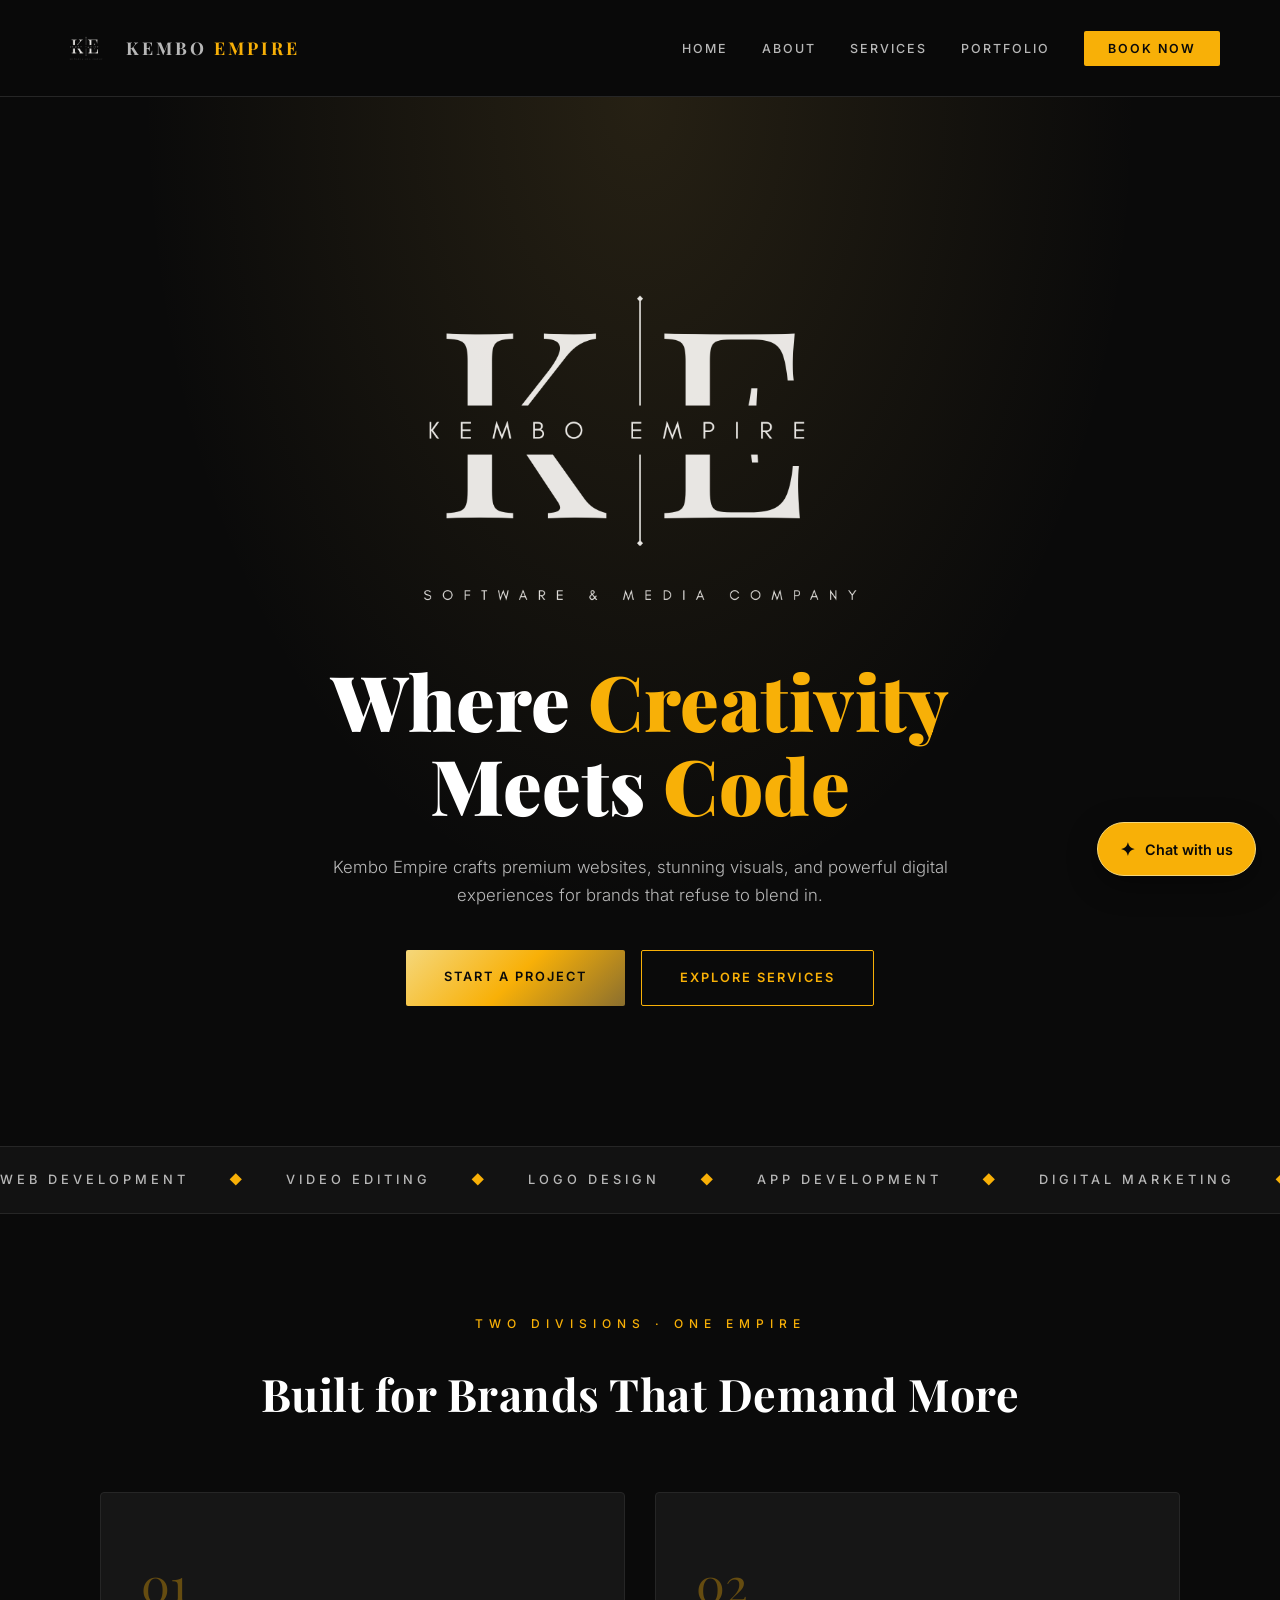
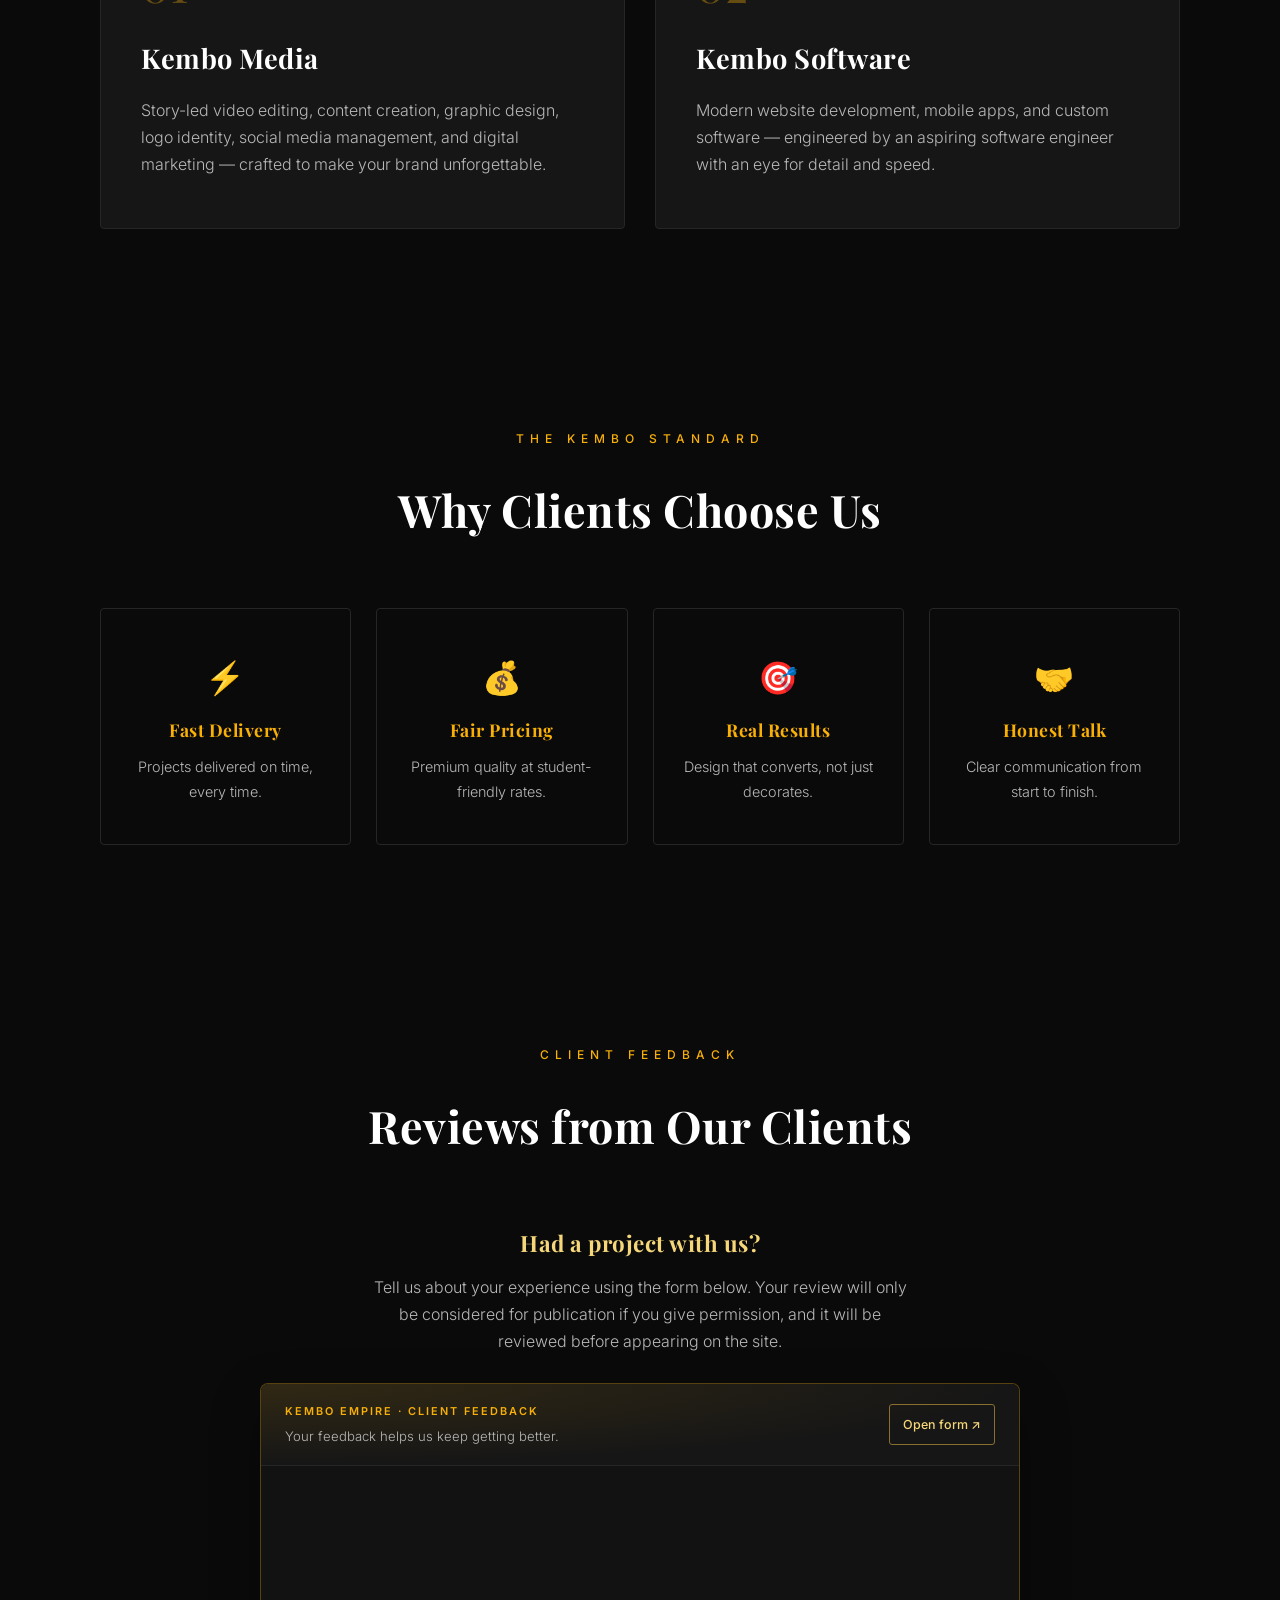
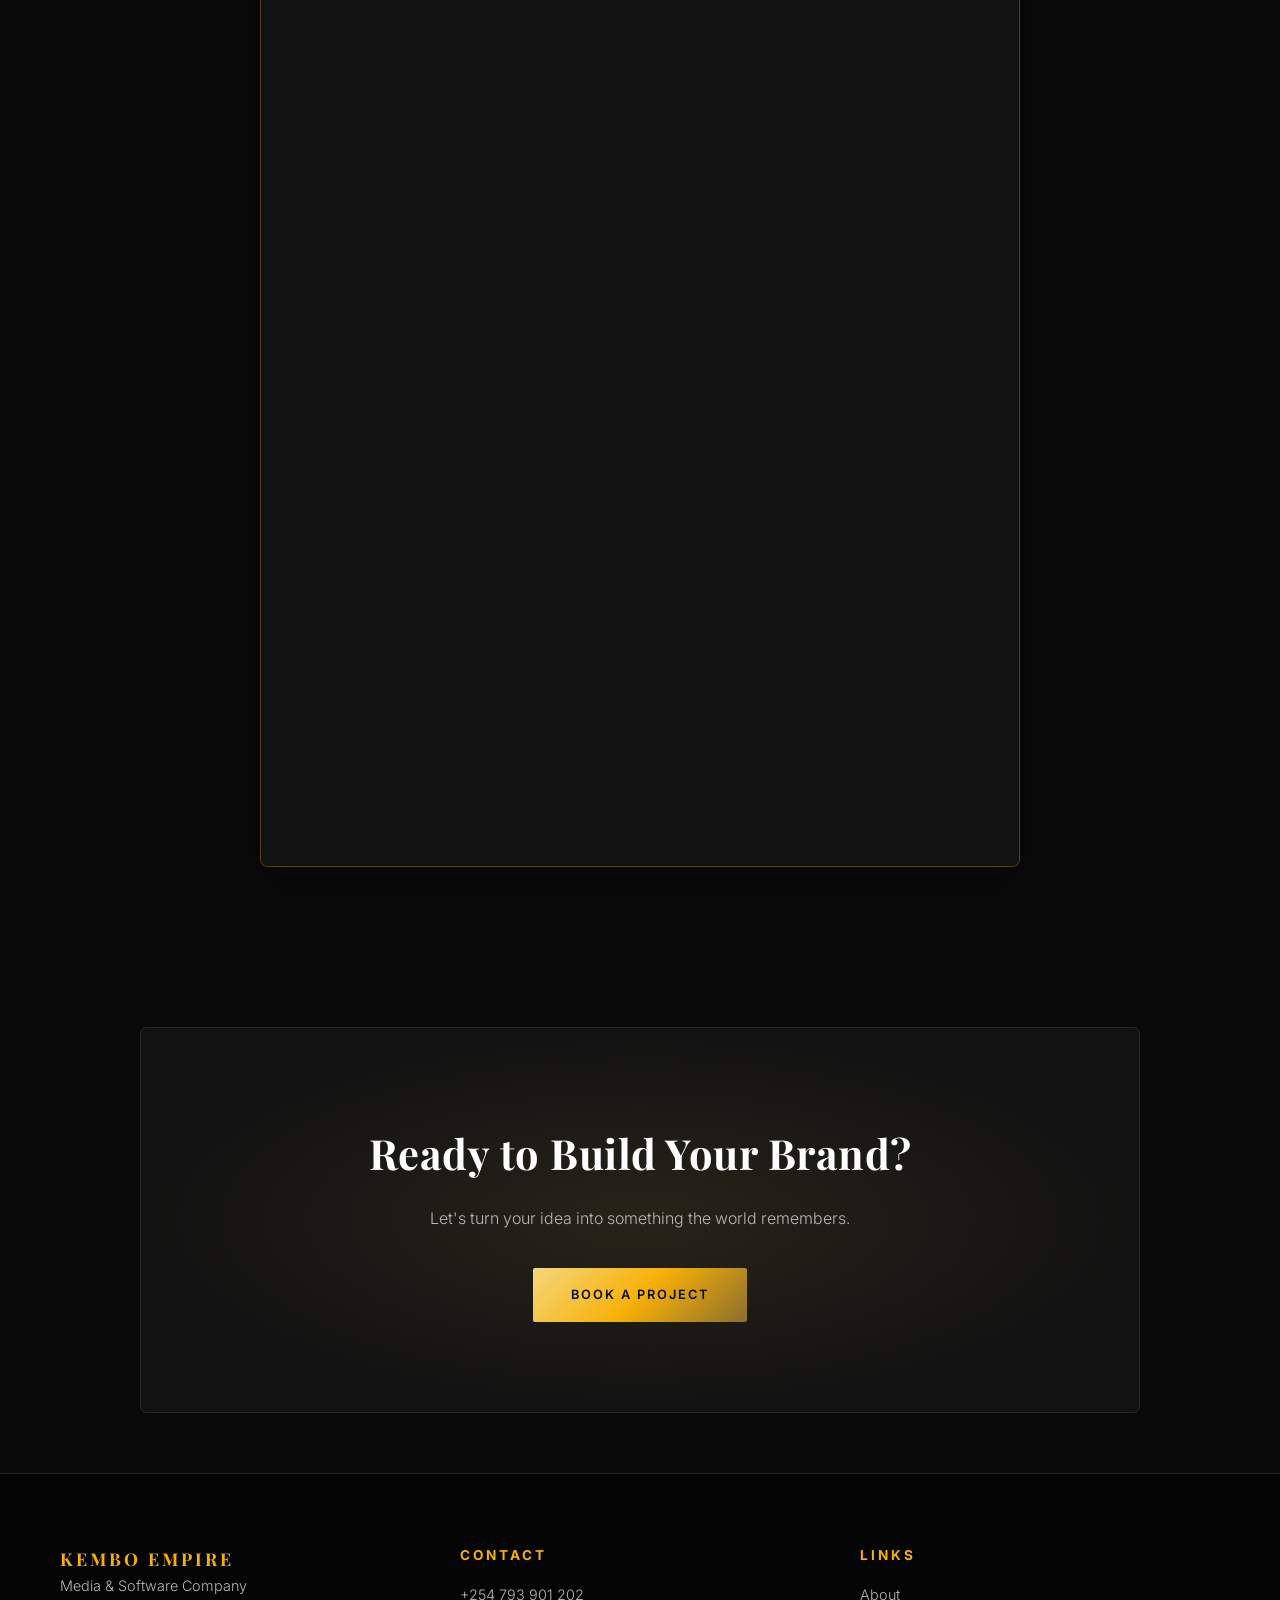
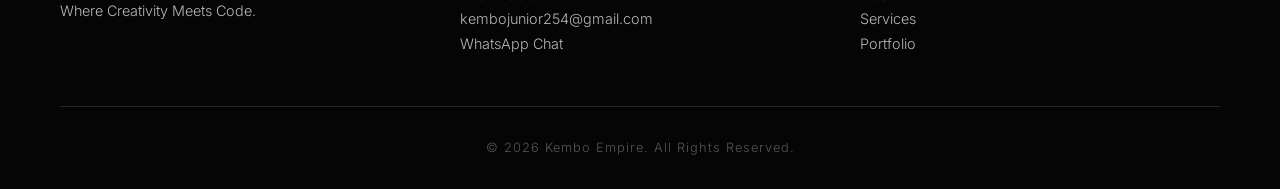
<file: index.html>
<!DOCTYPE html>
<html lang="en">
<head>
  <meta charset="UTF-8">
  <meta name="viewport" content="width=device-width, initial-scale=1.0">
  <title>Kembo Empire | Media & Software Company</title>
  <meta name="description" content="Kembo Empire — Where Creativity Meets Code. Premium web development, video editing, design, and digital marketing.">
  <link rel="stylesheet" href="style.css">
  <link rel="preconnect" href="https://fonts.googleapis.com">
  <link rel="preconnect" href="https://fonts.gstatic.com" crossorigin>
  <link href="https://fonts.googleapis.com/css2?family=Playfair+Display:wght@500;700;900&family=Inter:wght@300;400;500;600&display=swap" rel="stylesheet">
</head>
<body>

  <!-- ===== NAVBAR ===== -->
  <nav>
    <a href="index.html" class="logo" aria-label="Kembo Empire Home">
      <img src="images/Black and White Minimalist Luxury Logo/logo.png" alt="Kembo Empire Logo" class="logo-image">
      <span class="logo-text">KEMBO <em>EMPIRE</em></span>
    </a>
    <ul>
      <li><a href="index.html">Home</a></li>
      <li><a href="about.html">About</a></li>
      <li><a href="services.html">Services</a></li>
      <li><a href="portfolio.html">Portfolio</a></li>
      <li><a href="contact.html" class="nav-btn">Book Now</a></li>
    </ul>
  </nav>

  <!-- ===== HERO ===== -->
  <header class="hero">
  <div class="hero-inner">
    
    <!-- The Big Logo -->
    <div class="hero-logo-frame">
      <img src="images/Black and White Minimalist Luxury Logo/logo.png" alt="Kembo Empire Logo" class="hero-logo">
    </div>
    
    <h1>Where <span class="gold">Creativity</span><br>Meets <span class="gold">Code</span></h1>
    <p class="hero-sub">
      Kembo Empire crafts premium websites, stunning visuals, and powerful digital
      experiences for brands that refuse to blend in.
    </p>
    <div class="hero-buttons">
      <a href="contact.html" class="btn gold-btn">Start a Project</a>
      <a href="services.html" class="btn outline-btn">Explore Services</a>
    </div>
  </div>
</header>

  <!-- ===== MARQUEE STRIP ===== -->
  <div class="marquee">
    <div class="marquee-track">
      <span>WEB DEVELOPMENT</span><span class="dot">◆</span>
      <span>VIDEO EDITING</span><span class="dot">◆</span>
      <span>LOGO DESIGN</span><span class="dot">◆</span>
      <span>APP DEVELOPMENT</span><span class="dot">◆</span>
      <span>DIGITAL MARKETING</span><span class="dot">◆</span>
      <span>CONTENT CREATION</span><span class="dot">◆</span>
    </div>
  </div>

  <!-- ===== TWO DIVISIONS ===== -->
  <section class="divisions">
    <p class="eyebrow center">TWO DIVISIONS · ONE EMPIRE</p>
    <h2 class="section-title">Built for Brands That Demand More</h2>
    <div class="split">
      <div class="panel">
        <span class="panel-num">01</span>
        <h3>Kembo Media</h3>
        <p>Story-led video editing, content creation, graphic design, logo identity, social media management, and digital marketing — crafted to make your brand unforgettable.</p>
      </div>
      <div class="panel">
        <span class="panel-num">02</span>
        <h3>Kembo Software</h3>
        <p>Modern website development, mobile apps, and custom software — engineered by an aspiring software engineer with an eye for detail and speed.</p>
      </div>
    </div>
  </section>

  <!-- ===== WHY US ===== -->
  <section class="why">
    <p class="eyebrow center">THE KEMBO STANDARD</p>
    <h2 class="section-title">Why Clients Choose Us</h2>
    <div class="grid-4">
      <div class="stat"><h3>⚡</h3><h4>Fast Delivery</h4><p>Projects delivered on time, every time.</p></div>
      <div class="stat"><h3>💰</h3><h4>Fair Pricing</h4><p>Premium quality at student-friendly rates.</p></div>
      <div class="stat"><h3>🎯</h3><h4>Real Results</h4><p>Design that converts, not just decorates.</p></div>
      <div class="stat"><h3>🤝</h3><h4>Honest Talk</h4><p>Clear communication from start to finish.</p></div>
    </div>
  </section>

  <!-- ===== CLIENT REVIEWS ===== -->
  <section class="reviews" aria-labelledby="reviews-title">
    <p class="eyebrow center">CLIENT FEEDBACK</p>
    <h2 class="section-title" id="reviews-title">Reviews from Our Clients</h2>
    <div class="review-form-intro">
      <h3>Had a project with us?</h3>
      <p>Tell us about your experience using the form below. Your review will only be considered for publication if you give permission, and it will be reviewed before appearing on the site.</p>
    </div>
    <div class="review-form-embed">
      <div class="review-form-header">
        <div>
          <p class="review-form-label">KEMBO EMPIRE · CLIENT FEEDBACK</p>
          <p class="review-form-caption">Your feedback helps us keep getting better.</p>
        </div>
        <a href="https://docs.google.com/forms/d/e/1FAIpQLSc_fAoZBXgg-gm5spUNoqom1PL4ch0eS8TjKMvLTXzY98LTOw/viewform" target="_blank" rel="noopener noreferrer">Open form ↗</a>
      </div>
      <iframe
        title="Kembo Empire client review submission form"
        src="https://docs.google.com/forms/d/e/1FAIpQLSc_fAoZBXgg-gm5spUNoqom1PL4ch0eS8TjKMvLTXzY98LTOw/viewform?embedded=true"
        loading="lazy"
        referrerpolicy="strict-origin-when-cross-origin">
      </iframe>
    </div>
  </section>

  <!-- ===== CTA ===== -->
  <section class="cta">
    <h2>Ready to Build Your Brand?</h2>
    <p>Let's turn your idea into something the world remembers.</p>
    <a href="contact.html" class="btn gold-btn">Book a Project</a>
  </section>

  <!-- ===== FOOTER ===== -->
  <footer>
    <div class="footer-inner">
      <div>
        <span class="logo-text gold">KEMBO EMPIRE</span>
        <p>Media & Software Company<br>Where Creativity Meets Code.</p>
      </div>
      <div>
        <h4>Contact</h4>
        <p><a href="tel:+254793901202">+254 793 901 202</a></p>
        <p><a href="mailto:kembojunior254@gmail.com">kembojunior254@gmail.com</a></p>
        <p><a href="https://wa.me/254793901202" target="_blank">WhatsApp Chat</a></p>
      </div>
      <div>
        <h4>Links</h4>
        <p><a href="about.html">About</a></p>
        <p><a href="services.html">Services</a></p>
        <p><a href="portfolio.html">Portfolio</a></p>
      </div>
    </div>
    <p class="copyright">© 2026 Kembo Empire. All Rights Reserved.</p>
  </footer>

  <div class="chatbot" data-chatbot>
    <section class="chat-panel" id="chat-panel" aria-labelledby="chat-title" hidden>
      <header class="chat-header">
        <div>
          <h2 id="chat-title">Kembo Empire</h2>
          <p>How can we help?</p>
        </div>
        <button class="chat-close" type="button" aria-label="Close chat">×</button>
      </header>
      <div class="chat-messages" role="log" aria-live="polite" aria-relevant="additions">
        <p class="chat-message bot-message">Hi! I can help with our services, pricing, and getting started.</p>
      </div>
      <div class="chat-suggestions" aria-label="Quick questions">
        <button type="button" data-chat-question="What services do you offer?">Services</button>
        <button type="button" data-chat-question="How much does a project cost?">Pricing</button>
        <button type="button" data-chat-question="How do I start a project?">Start a project</button>
      </div>
      <form class="chat-form">
        <label class="sr-only" for="chat-input">Your message</label>
        <input id="chat-input" name="message" type="text" maxlength="500" placeholder="Type your question..." autocomplete="off" required>
        <button type="submit">Send</button>
      </form>
      <div class="chat-contact">
        <a href="contact.html">Project inquiry</a>
        <a href="https://wa.me/254793901202" target="_blank" rel="noopener noreferrer">WhatsApp</a>
      </div>
    </section>
    <button class="chat-toggle" type="button" aria-controls="chat-panel" aria-expanded="false">
      <span aria-hidden="true">✦</span> Chat with us
    </button>
  </div>

  <script src="script.js"></script>
</body>
</html>
</file>
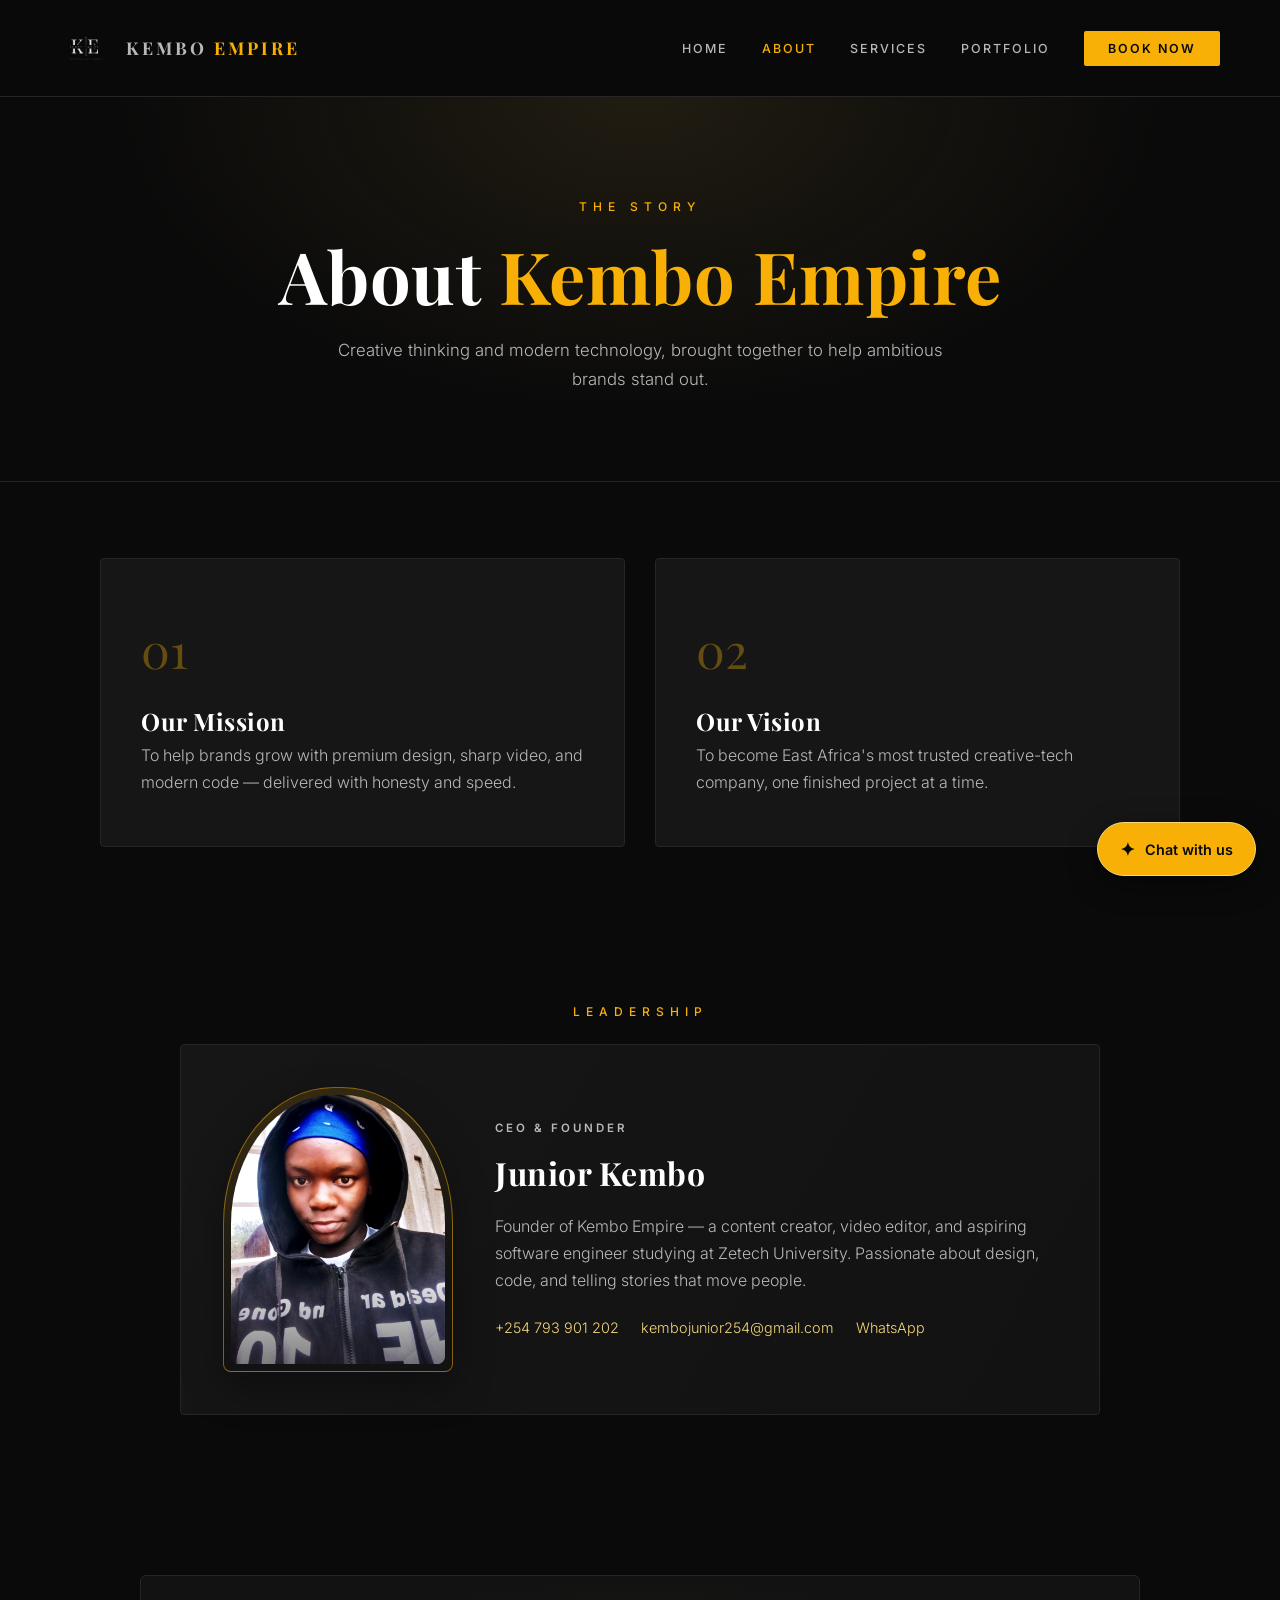
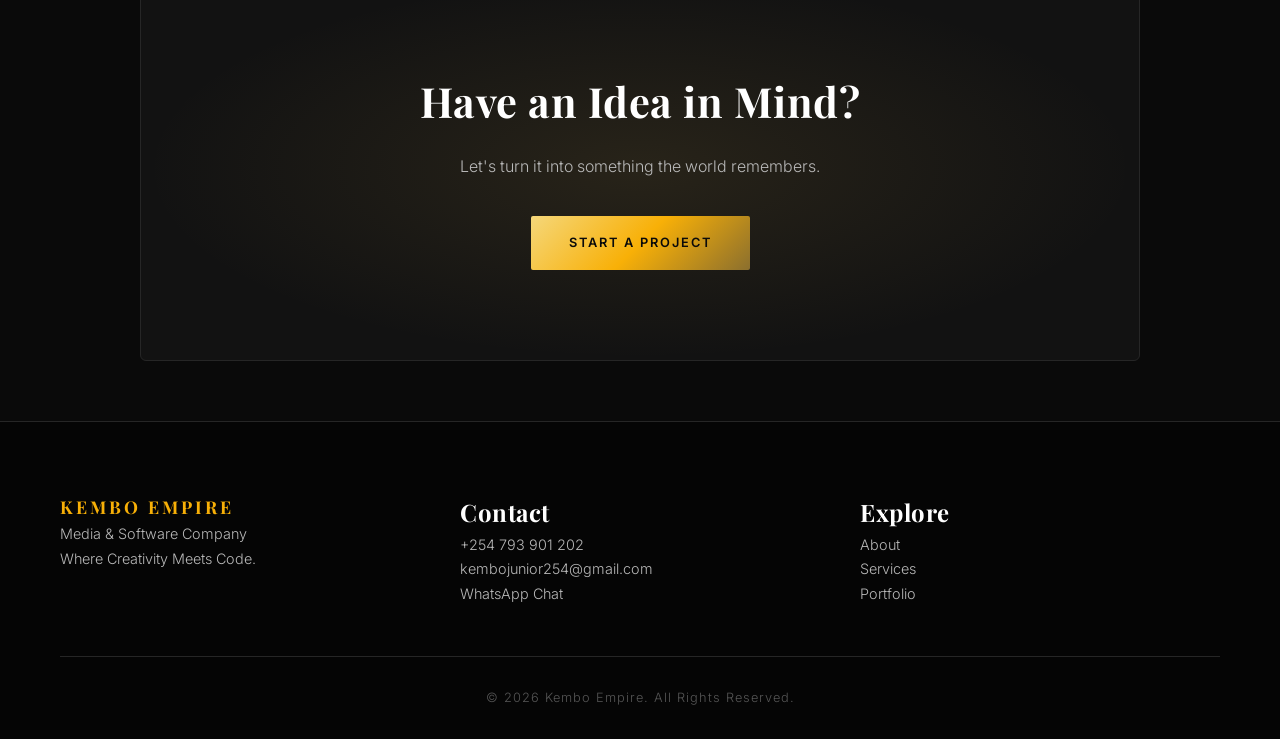
<file: about.html>
<!DOCTYPE html>
<html lang="en">
<head>
  <meta charset="UTF-8">
  <meta name="viewport" content="width=device-width, initial-scale=1.0">
  <title>About | Kembo Empire</title>
  <meta name="description" content="Meet Kembo Empire: a creative media and software company helping brands grow through thoughtful design, video, and code.">
  <link rel="stylesheet" href="style.css">
  <link rel="preconnect" href="https://fonts.googleapis.com">
  <link rel="preconnect" href="https://fonts.gstatic.com" crossorigin>
  <link href="https://fonts.googleapis.com/css2?family=Playfair+Display:wght@500;700;900&family=Inter:wght@300;400;500;600&display=swap" rel="stylesheet">
</head>
<body>
  <nav>
    <a href="index.html" class="logo" aria-label="Kembo Empire Home">
      <img src="images/Black and White Minimalist Luxury Logo/logo.png" alt="Kembo Empire Logo" class="logo-image">
      <span class="logo-text">KEMBO <em>EMPIRE</em></span>
    </a>
    <ul>
      <li><a href="index.html">Home</a></li>
      <li><a href="about.html" class="nav-current" aria-current="page">About</a></li>
      <li><a href="services.html">Services</a></li>
      <li><a href="portfolio.html">Portfolio</a></li>
      <li><a href="contact.html" class="nav-btn">Book Now</a></li>
    </ul>
  </nav>

  <main>
    <header class="page-hero">
      <p class="eyebrow">THE STORY</p>
      <h1>About <span class="gold">Kembo Empire</span></h1>
      <p class="page-lead">Creative thinking and modern technology, brought together to help ambitious brands stand out.</p>
    </header>

    <section class="about-values">
      <div class="split">
        <article class="panel">
          <span class="panel-num">01</span>
          <h2>Our Mission</h2>
          <p>To help brands grow with premium design, sharp video, and modern code — delivered with honesty and speed.</p>
        </article>
        <article class="panel">
          <span class="panel-num">02</span>
          <h2>Our Vision</h2>
          <p>To become East Africa's most trusted creative-tech company, one finished project at a time.</p>
        </article>
      </div>
    </section>

    <section class="founder-section">
      <p class="eyebrow center">LEADERSHIP</p>
      <article class="founder-card">
        <div class="founder-portrait">
          <img src="images/kembo%20new.jpg" alt="Junior Kembo, CEO and Founder of Kembo Empire">
        </div>
        <div class="founder-info">
          <p class="founder-role">CEO &amp; FOUNDER</p>
          <h2>Junior Kembo</h2>
          <p>Founder of Kembo Empire — a content creator, video editor, and aspiring software engineer studying at Zetech University. Passionate about design, code, and telling stories that move people.</p>
          <div class="founder-contact">
            <a href="tel:+254793901202">+254 793 901 202</a>
            <a href="mailto:kembojunior254@gmail.com">kembojunior254@gmail.com</a>
            <a href="https://wa.me/254793901202" target="_blank" rel="noopener noreferrer">WhatsApp</a>
          </div>
        </div>
      </article>
    </section>

    <section class="cta">
      <h2>Have an Idea in Mind?</h2>
      <p>Let's turn it into something the world remembers.</p>
      <a href="contact.html" class="btn gold-btn">Start a Project</a>
    </section>
  </main>

  <footer>
    <div class="footer-inner">
      <div>
        <span class="logo-text gold">KEMBO EMPIRE</span>
        <p>Media &amp; Software Company<br>Where Creativity Meets Code.</p>
      </div>
      <div>
        <h2>Contact</h2>
        <p><a href="tel:+254793901202">+254 793 901 202</a></p>
        <p><a href="mailto:kembojunior254@gmail.com">kembojunior254@gmail.com</a></p>
        <p><a href="https://wa.me/254793901202" target="_blank" rel="noopener noreferrer">WhatsApp Chat</a></p>
      </div>
      <div>
        <h2>Explore</h2>
        <p><a href="about.html" aria-current="page">About</a></p>
        <p><a href="services.html">Services</a></p>
        <p><a href="portfolio.html">Portfolio</a></p>
      </div>
    </div>
    <p class="copyright">© 2026 Kembo Empire. All Rights Reserved.</p>
  </footer>
  <div class="chatbot" data-chatbot>
    <section class="chat-panel" id="chat-panel" aria-labelledby="chat-title" hidden>
      <header class="chat-header">
        <div>
          <h2 id="chat-title">Kembo Empire</h2>
          <p>How can we help?</p>
        </div>
        <button class="chat-close" type="button" aria-label="Close chat">×</button>
      </header>
      <div class="chat-messages" role="log" aria-live="polite" aria-relevant="additions">
        <p class="chat-message bot-message">Hi! I can help with our services, pricing, and getting started.</p>
      </div>
      <div class="chat-suggestions" aria-label="Quick questions">
        <button type="button" data-chat-question="What services do you offer?">Services</button>
        <button type="button" data-chat-question="How much does a project cost?">Pricing</button>
        <button type="button" data-chat-question="How do I start a project?">Start a project</button>
      </div>
      <form class="chat-form">
        <label class="sr-only" for="chat-input">Your message</label>
        <input id="chat-input" name="message" type="text" maxlength="500" placeholder="Type your question..." autocomplete="off" required>
        <button type="submit">Send</button>
      </form>
      <div class="chat-contact">
        <a href="contact.html">Project inquiry</a>
        <a href="https://wa.me/254793901202" target="_blank" rel="noopener noreferrer">WhatsApp</a>
      </div>
    </section>
    <button class="chat-toggle" type="button" aria-controls="chat-panel" aria-expanded="false">
      <span aria-hidden="true">✦</span> Chat with us
    </button>
  </div>
  <script src="script.js"></script>
</body>
</html>
</file>
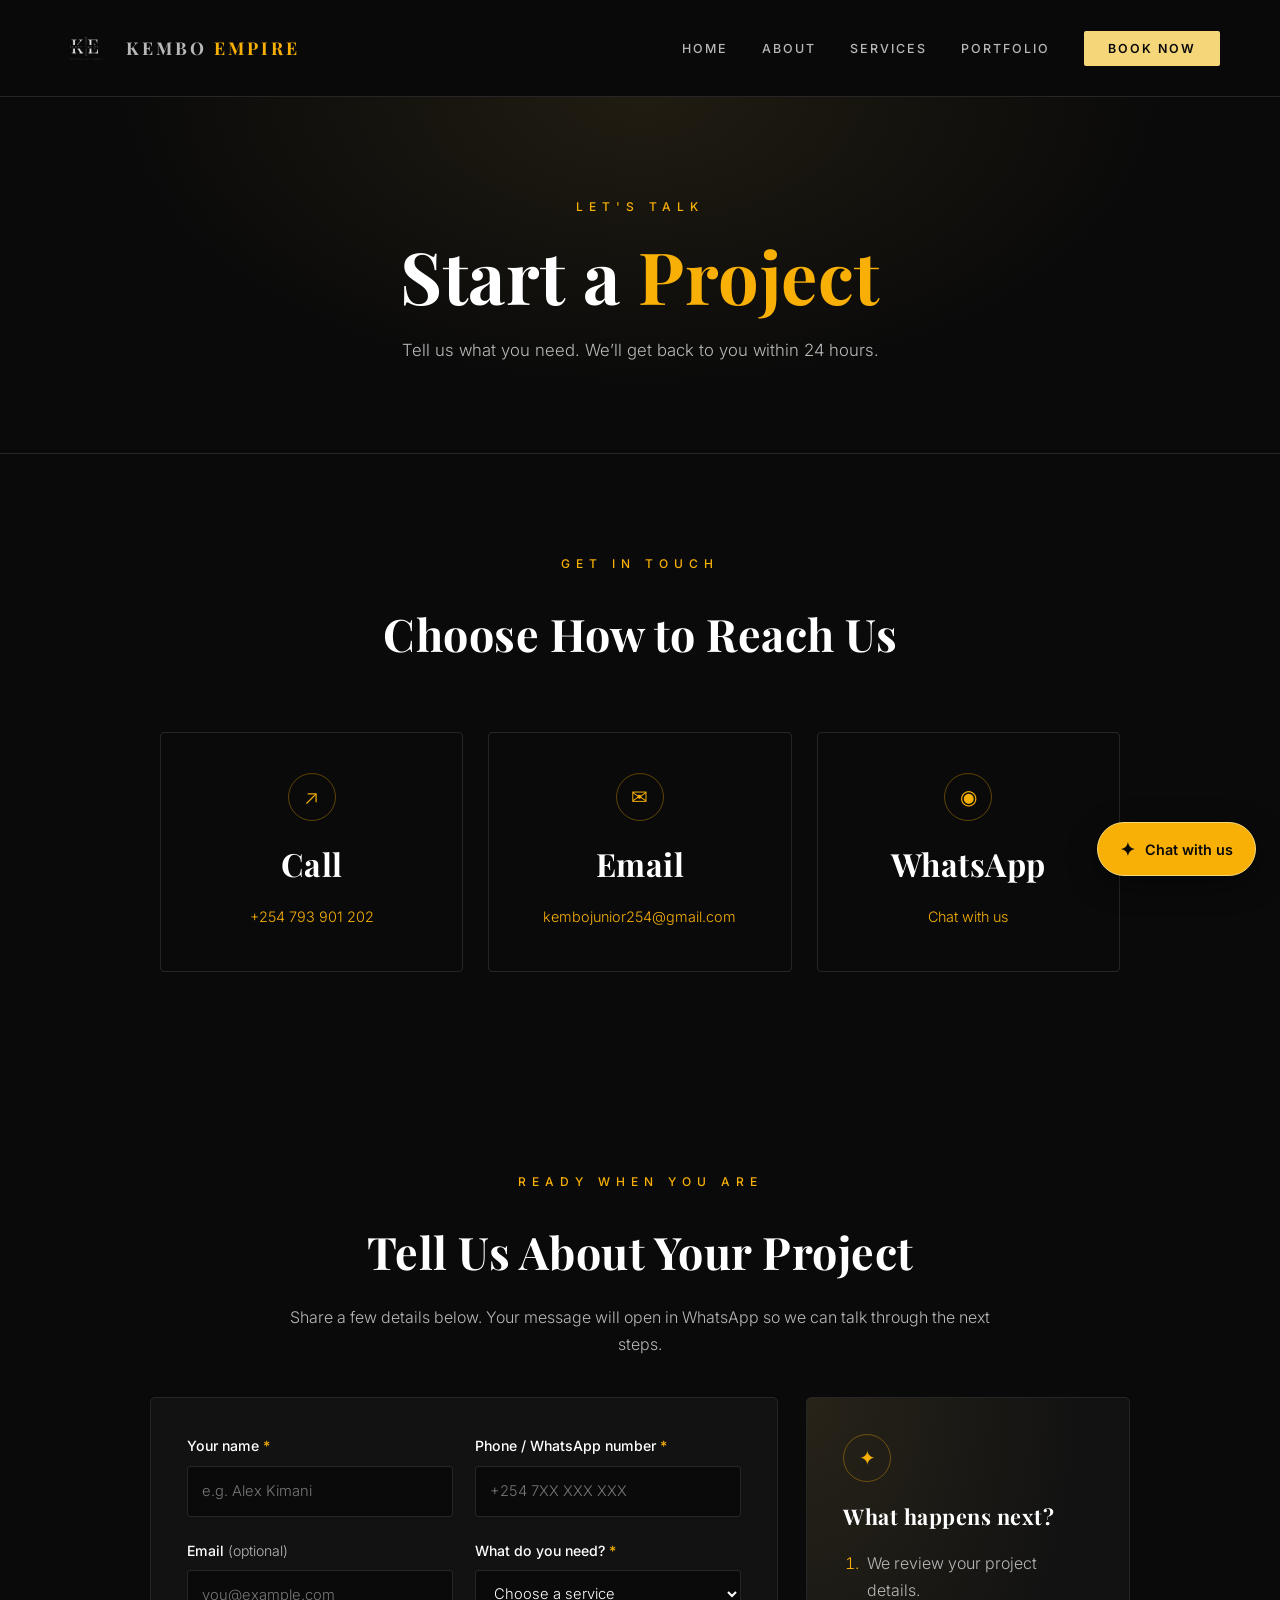
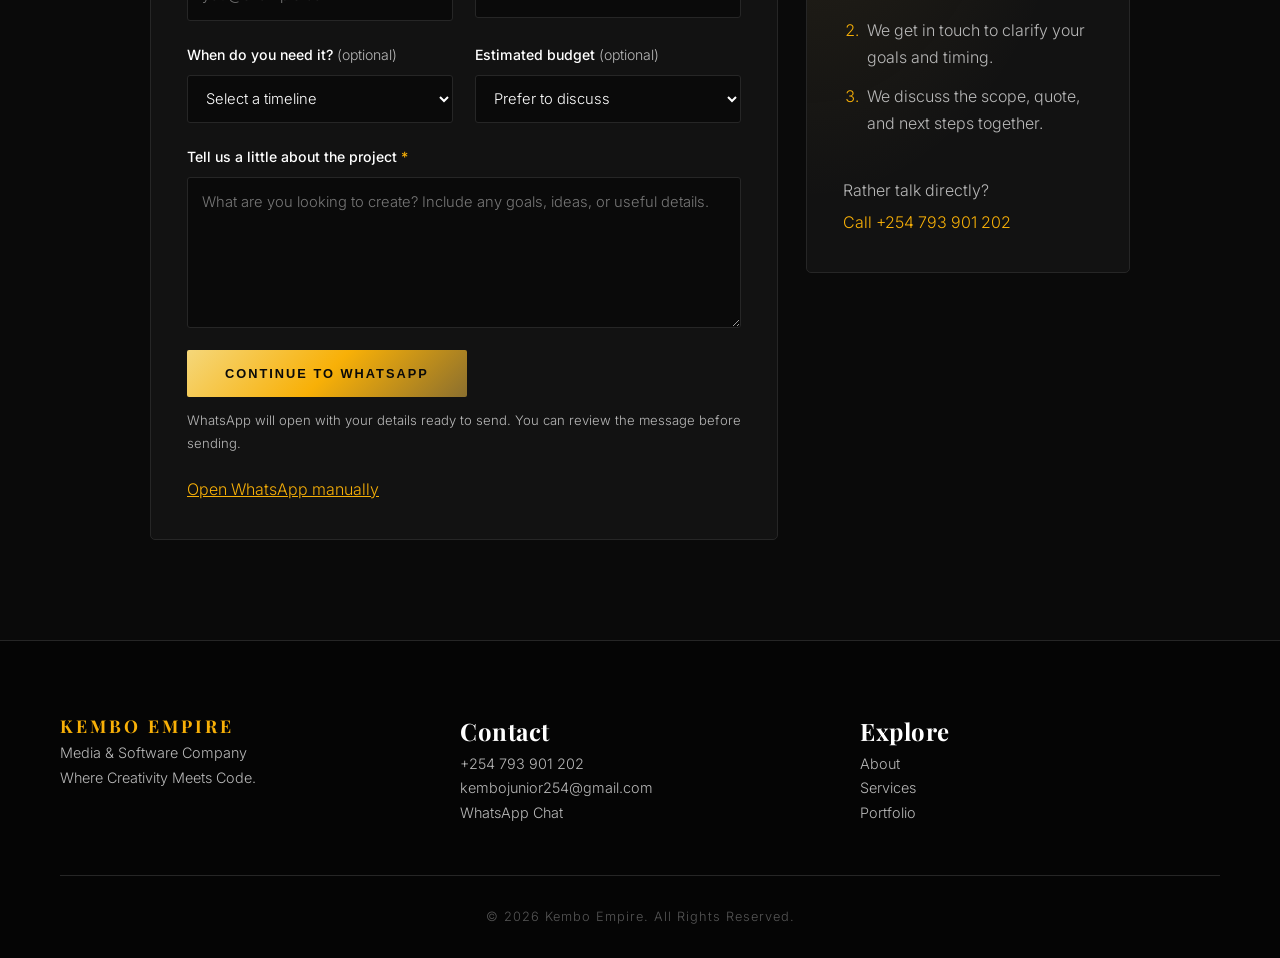
<file: contact.html>
<!DOCTYPE html>
<html lang="en">
<head>
  <meta charset="UTF-8">
  <meta name="viewport" content="width=device-width, initial-scale=1.0">
  <title>Contact | Kembo Empire</title>
  <meta name="description" content="Get in touch with Kembo Empire to discuss your next creative, media, or software project.">
  <link rel="stylesheet" href="style.css">
  <link rel="preconnect" href="https://fonts.googleapis.com">
  <link rel="preconnect" href="https://fonts.gstatic.com" crossorigin>
  <link href="https://fonts.googleapis.com/css2?family=Playfair+Display:wght@500;700;900&family=Inter:wght@300;400;500;600&display=swap" rel="stylesheet">
</head>
<body>
  <nav>
    <a href="index.html" class="logo" aria-label="Kembo Empire Home">
      <img src="images/Black and White Minimalist Luxury Logo/logo.png" alt="Kembo Empire Logo" class="logo-image">
      <span class="logo-text">KEMBO <em>EMPIRE</em></span>
    </a>
    <ul>
      <li><a href="index.html">Home</a></li>
      <li><a href="about.html">About</a></li>
      <li><a href="services.html">Services</a></li>
      <li><a href="portfolio.html">Portfolio</a></li>
      <li><a href="contact.html" class="nav-btn nav-current" aria-current="page">Book Now</a></li>
    </ul>
  </nav>

  <main>
    <header class="page-hero">
      <p class="eyebrow">LET'S TALK</p>
      <h1>Start a <span class="gold">Project</span></h1>
      <p class="page-lead">Tell us what you need. We’ll get back to you within 24 hours.</p>
    </header>

    <section class="contact-section">
      <p class="eyebrow center">GET IN TOUCH</p>
      <h2 class="section-title">Choose How to Reach Us</h2>
      <div class="grid-4 contact-grid">
        <article class="stat contact-card">
          <span class="service-icon" aria-hidden="true">↗</span>
          <h3>Call</h3>
          <a href="tel:+254793901202" class="gold">+254 793 901 202</a>
        </article>
        <article class="stat contact-card">
          <span class="service-icon" aria-hidden="true">✉</span>
          <h3>Email</h3>
          <a href="mailto:kembojunior254@gmail.com" class="gold">kembojunior254@gmail.com</a>
        </article>
        <article class="stat contact-card">
          <span class="service-icon" aria-hidden="true">◉</span>
          <h3>WhatsApp</h3>
          <a href="https://wa.me/254793901202" class="gold" target="_blank" rel="noopener noreferrer">Chat with us</a>
        </article>
      </div>
    </section>

    <section class="booking-section" id="booking">
      <div class="booking-heading">
        <p class="eyebrow center">READY WHEN YOU ARE</p>
        <h2 class="section-title">Tell Us About Your Project</h2>
        <p class="booking-intro">Share a few details below. Your message will open in WhatsApp so we can talk through the next steps.</p>
      </div>
      <div class="booking-layout">
        <form class="booking-form" id="booking-form">
          <div class="form-field">
            <label for="booking-name">Your name <span aria-hidden="true">*</span></label>
            <input id="booking-name" name="name" type="text" autocomplete="name" placeholder="e.g. Alex Kimani" required>
          </div>
          <div class="form-field">
            <label for="booking-phone">Phone / WhatsApp number <span aria-hidden="true">*</span></label>
            <input id="booking-phone" name="phone" type="tel" autocomplete="tel" placeholder="+254 7XX XXX XXX" required>
          </div>
          <div class="form-field">
            <label for="booking-email">Email <span class="optional">(optional)</span></label>
            <input id="booking-email" name="email" type="email" autocomplete="email" placeholder="you@example.com">
          </div>
          <div class="form-field">
            <label for="booking-service">What do you need? <span aria-hidden="true">*</span></label>
            <select id="booking-service" name="service" required>
              <option value="" selected disabled>Choose a service</option>
              <option>Video editing</option>
              <option>Content creation</option>
              <option>Graphic or logo design</option>
              <option>Social media or digital marketing</option>
              <option>Website development</option>
              <option>App development</option>
              <option>Custom software</option>
              <option>Something else</option>
            </select>
          </div>
          <div class="form-field">
            <label for="booking-timeline">When do you need it? <span class="optional">(optional)</span></label>
            <select id="booking-timeline" name="timeline">
              <option value="">Select a timeline</option>
              <option>As soon as possible</option>
              <option>Within 1–2 weeks</option>
              <option>Within a month</option>
              <option>I have flexible timing</option>
            </select>
          </div>
          <div class="form-field">
            <label for="booking-budget">Estimated budget <span class="optional">(optional)</span></label>
            <select id="booking-budget" name="budget">
              <option value="">Prefer to discuss</option>
              <option>Under KSh 5,000</option>
              <option>KSh 5,000–15,000</option>
              <option>KSh 15,000–50,000</option>
              <option>Over KSh 50,000</option>
            </select>
          </div>
          <div class="form-field form-field-wide">
            <label for="booking-details">Tell us a little about the project <span aria-hidden="true">*</span></label>
            <textarea id="booking-details" name="details" rows="5" placeholder="What are you looking to create? Include any goals, ideas, or useful details." required></textarea>
          </div>
          <div class="form-field-wide form-submit">
            <button type="submit" class="btn gold-btn">Continue to WhatsApp</button>
            <p class="form-note">WhatsApp will open with your details ready to send. You can review the message before sending.</p>
            <p class="form-status" id="booking-status" role="status" aria-live="polite"></p>
            <a class="booking-fallback" id="booking-fallback" target="_blank" rel="noopener noreferrer" hidden>Open WhatsApp manually</a>
          </div>
        </form>

        <aside class="booking-aside">
          <span class="service-icon" aria-hidden="true">✦</span>
          <h3>What happens next?</h3>
          <ol>
            <li>We review your project details.</li>
            <li>We get in touch to clarify your goals and timing.</li>
            <li>We discuss the scope, quote, and next steps together.</li>
          </ol>
          <p>Rather talk directly?</p>
          <a href="tel:+254793901202" class="gold">Call +254 793 901 202</a>
        </aside>
      </div>
    </section>
  </main>

  <footer>
    <div class="footer-inner">
      <div>
        <span class="logo-text gold">KEMBO EMPIRE</span>
        <p>Media &amp; Software Company<br>Where Creativity Meets Code.</p>
      </div>
      <div>
        <h2>Contact</h2>
        <p><a href="tel:+254793901202">+254 793 901 202</a></p>
        <p><a href="mailto:kembojunior254@gmail.com">kembojunior254@gmail.com</a></p>
        <p><a href="https://wa.me/254793901202" target="_blank" rel="noopener noreferrer">WhatsApp Chat</a></p>
      </div>
      <div>
        <h2>Explore</h2>
        <p><a href="about.html">About</a></p>
        <p><a href="services.html">Services</a></p>
        <p><a href="portfolio.html">Portfolio</a></p>
      </div>
    </div>
    <p class="copyright">© 2026 Kembo Empire. All Rights Reserved.</p>
  </footer>
  <div class="chatbot" data-chatbot>
    <section class="chat-panel" id="chat-panel" aria-labelledby="chat-title" hidden>
      <header class="chat-header">
        <div>
          <h2 id="chat-title">Kembo Empire</h2>
          <p>How can we help?</p>
        </div>
        <button class="chat-close" type="button" aria-label="Close chat">×</button>
      </header>
      <div class="chat-messages" role="log" aria-live="polite" aria-relevant="additions">
        <p class="chat-message bot-message">Hi! I can help with our services, pricing, and getting started.</p>
      </div>
      <div class="chat-suggestions" aria-label="Quick questions">
        <button type="button" data-chat-question="What services do you offer?">Services</button>
        <button type="button" data-chat-question="How much does a project cost?">Pricing</button>
        <button type="button" data-chat-question="How do I start a project?">Start a project</button>
      </div>
      <form class="chat-form">
        <label class="sr-only" for="chat-input">Your message</label>
        <input id="chat-input" name="message" type="text" maxlength="500" placeholder="Type your question..." autocomplete="off" required>
        <button type="submit">Send</button>
      </form>
      <div class="chat-contact">
        <a href="contact.html">Project inquiry</a>
        <a href="https://wa.me/254793901202" target="_blank" rel="noopener noreferrer">WhatsApp</a>
      </div>
    </section>
    <button class="chat-toggle" type="button" aria-controls="chat-panel" aria-expanded="false">
      <span aria-hidden="true">✦</span> Chat with us
    </button>
  </div>
  <script src="script.js"></script>
</body>
</html>
</file>
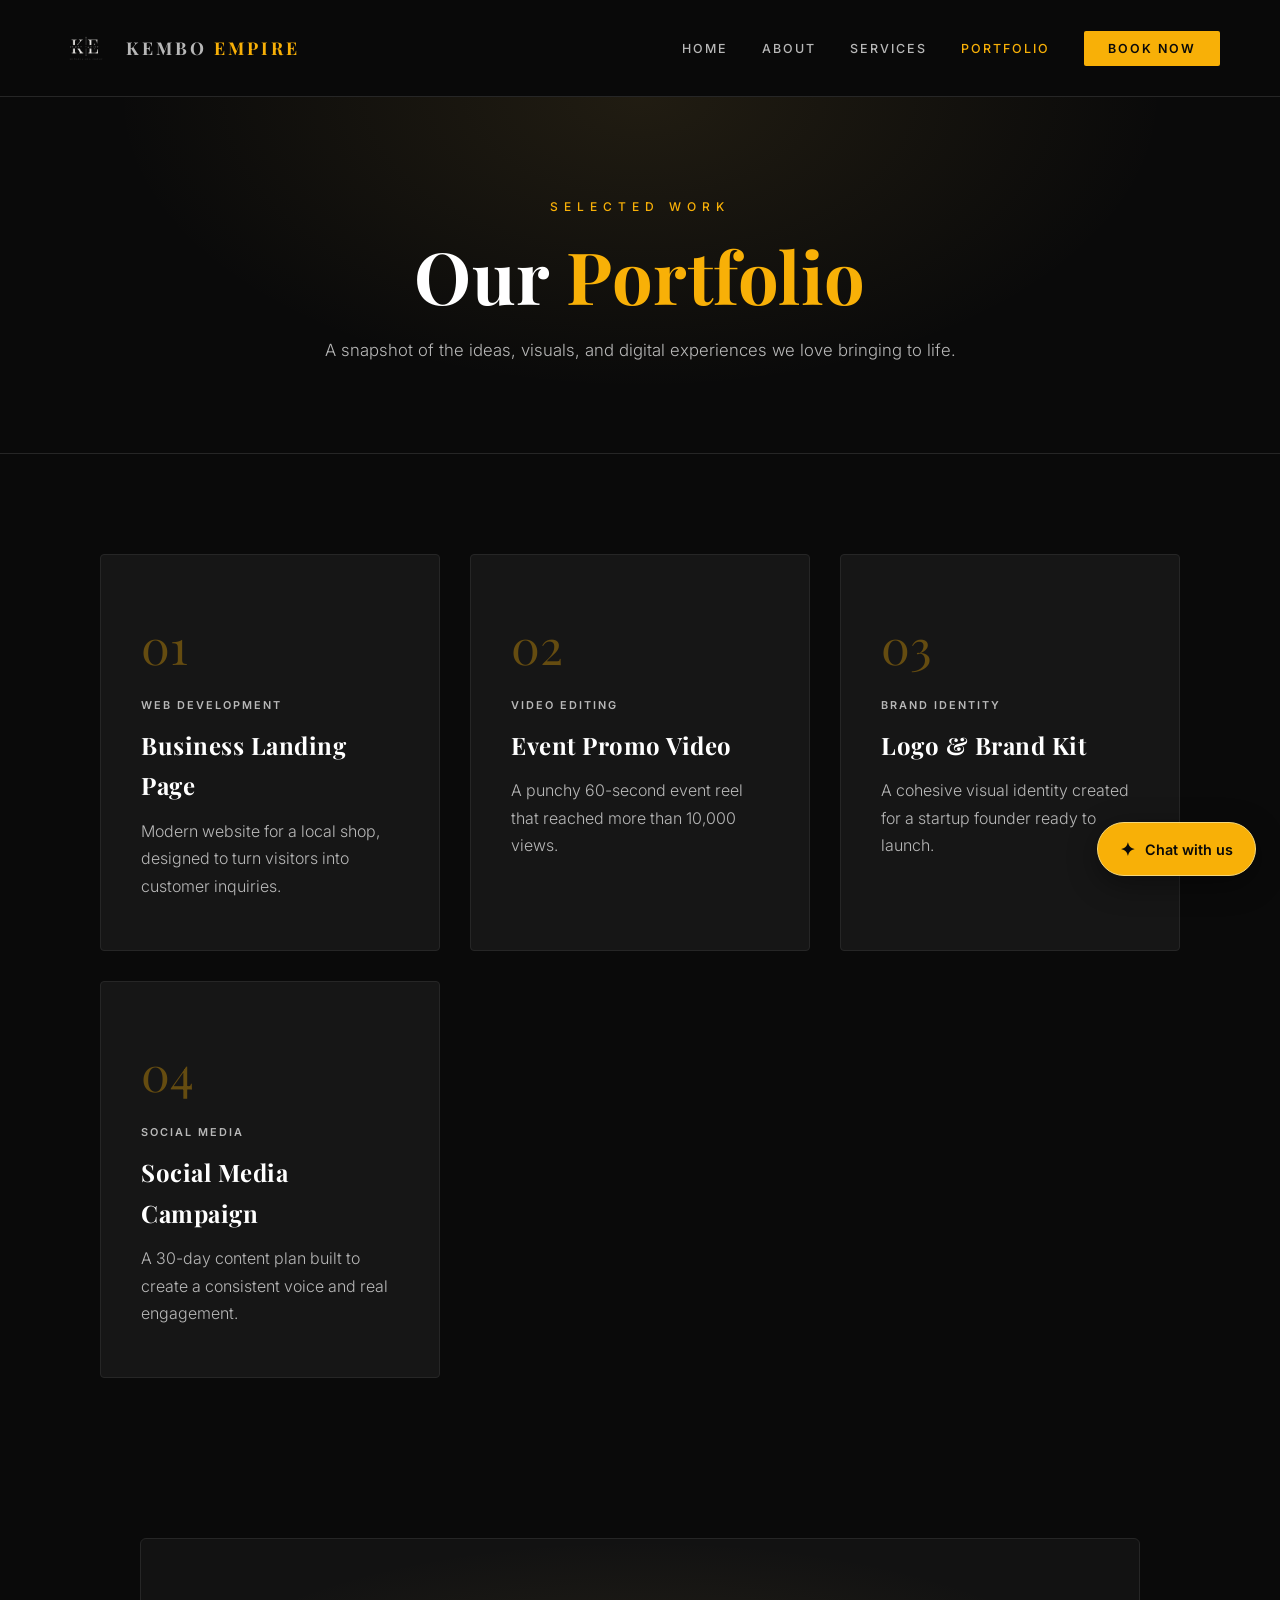
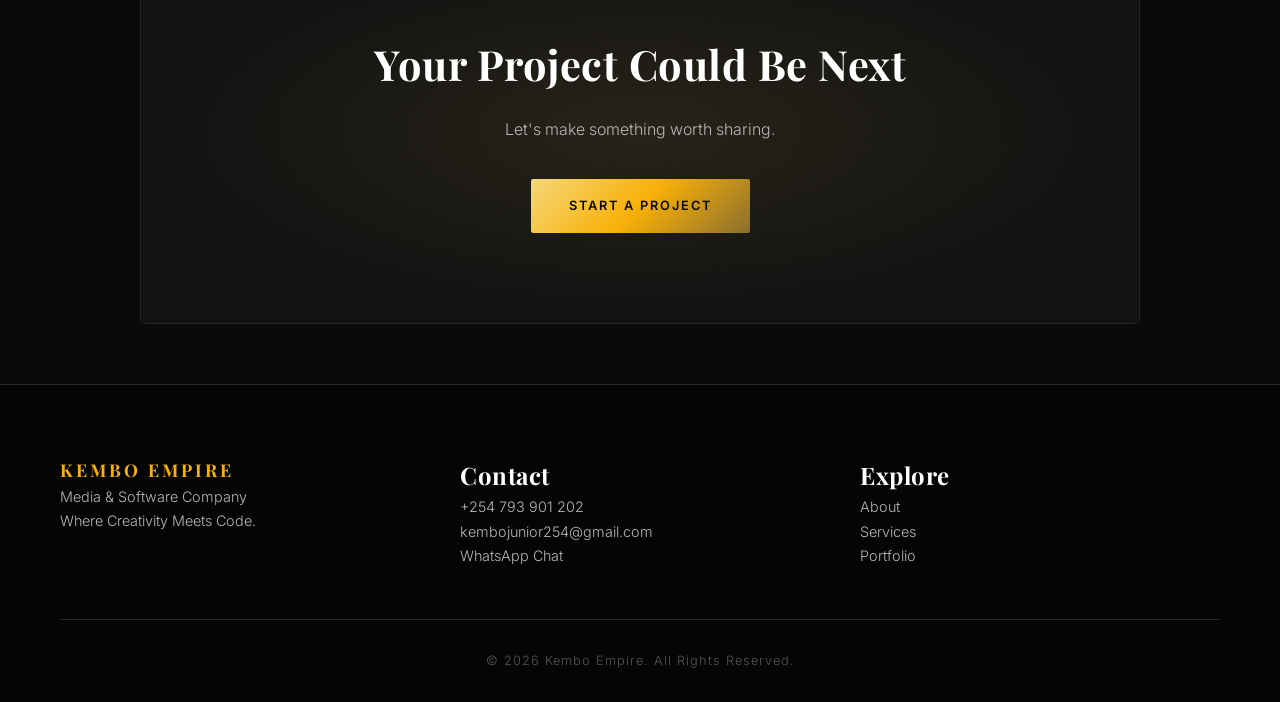
<file: portfolio.html>
<!DOCTYPE html>
<html lang="en">
<head>
  <meta charset="UTF-8">
  <meta name="viewport" content="width=device-width, initial-scale=1.0">
  <title>Portfolio | Kembo Empire</title>
  <meta name="description" content="A selection of website, video, brand identity, and social media work from Kembo Empire.">
  <link rel="stylesheet" href="style.css">
  <link rel="preconnect" href="https://fonts.googleapis.com">
  <link rel="preconnect" href="https://fonts.gstatic.com" crossorigin>
  <link href="https://fonts.googleapis.com/css2?family=Playfair+Display:wght@500;700;900&family=Inter:wght@300;400;500;600&display=swap" rel="stylesheet">
</head>
<body>
  <nav>
    <a href="index.html" class="logo" aria-label="Kembo Empire Home">
      <img src="images/Black and White Minimalist Luxury Logo/logo.png" alt="Kembo Empire Logo" class="logo-image">
      <span class="logo-text">KEMBO <em>EMPIRE</em></span>
    </a>
    <ul>
      <li><a href="index.html">Home</a></li>
      <li><a href="about.html">About</a></li>
      <li><a href="services.html">Services</a></li>
      <li><a href="portfolio.html" class="nav-current" aria-current="page">Portfolio</a></li>
      <li><a href="contact.html" class="nav-btn">Book Now</a></li>
    </ul>
  </nav>

  <main>
    <header class="page-hero">
      <p class="eyebrow">SELECTED WORK</p>
      <h1>Our <span class="gold">Portfolio</span></h1>
      <p class="page-lead">A snapshot of the ideas, visuals, and digital experiences we love bringing to life.</p>
    </header>

    <section class="portfolio-section">
      <div class="split portfolio-grid">
        <article class="panel work-card">
          <span class="panel-num">01</span>
          <p class="work-type">WEB DEVELOPMENT</p>
          <h2>Business Landing Page</h2>
          <p>Modern website for a local shop, designed to turn visitors into customer inquiries.</p>
        </article>
        <article class="panel work-card">
          <span class="panel-num">02</span>
          <p class="work-type">VIDEO EDITING</p>
          <h2>Event Promo Video</h2>
          <p>A punchy 60-second event reel that reached more than 10,000 views.</p>
        </article>
        <article class="panel work-card">
          <span class="panel-num">03</span>
          <p class="work-type">BRAND IDENTITY</p>
          <h2>Logo &amp; Brand Kit</h2>
          <p>A cohesive visual identity created for a startup founder ready to launch.</p>
        </article>
        <article class="panel work-card">
          <span class="panel-num">04</span>
          <p class="work-type">SOCIAL MEDIA</p>
          <h2>Social Media Campaign</h2>
          <p>A 30-day content plan built to create a consistent voice and real engagement.</p>
        </article>
      </div>
    </section>

    <section class="cta">
      <h2>Your Project Could Be Next</h2>
      <p>Let's make something worth sharing.</p>
      <a href="contact.html" class="btn gold-btn">Start a Project</a>
    </section>
  </main>

  <footer>
    <div class="footer-inner">
      <div>
        <span class="logo-text gold">KEMBO EMPIRE</span>
        <p>Media &amp; Software Company<br>Where Creativity Meets Code.</p>
      </div>
      <div>
        <h2>Contact</h2>
        <p><a href="tel:+254793901202">+254 793 901 202</a></p>
        <p><a href="mailto:kembojunior254@gmail.com">kembojunior254@gmail.com</a></p>
        <p><a href="https://wa.me/254793901202" target="_blank" rel="noopener noreferrer">WhatsApp Chat</a></p>
      </div>
      <div>
        <h2>Explore</h2>
        <p><a href="about.html">About</a></p>
        <p><a href="services.html">Services</a></p>
        <p><a href="portfolio.html" aria-current="page">Portfolio</a></p>
      </div>
    </div>
    <p class="copyright">© 2026 Kembo Empire. All Rights Reserved.</p>
  </footer>
  <div class="chatbot" data-chatbot>
    <section class="chat-panel" id="chat-panel" aria-labelledby="chat-title" hidden>
      <header class="chat-header">
        <div>
          <h2 id="chat-title">Kembo Empire</h2>
          <p>How can we help?</p>
        </div>
        <button class="chat-close" type="button" aria-label="Close chat">×</button>
      </header>
      <div class="chat-messages" role="log" aria-live="polite" aria-relevant="additions">
        <p class="chat-message bot-message">Hi! I can help with our services, pricing, and getting started.</p>
      </div>
      <div class="chat-suggestions" aria-label="Quick questions">
        <button type="button" data-chat-question="What services do you offer?">Services</button>
        <button type="button" data-chat-question="How much does a project cost?">Pricing</button>
        <button type="button" data-chat-question="How do I start a project?">Start a project</button>
      </div>
      <form class="chat-form">
        <label class="sr-only" for="chat-input">Your message</label>
        <input id="chat-input" name="message" type="text" maxlength="500" placeholder="Type your question..." autocomplete="off" required>
        <button type="submit">Send</button>
      </form>
      <div class="chat-contact">
        <a href="contact.html">Project inquiry</a>
        <a href="https://wa.me/254793901202" target="_blank" rel="noopener noreferrer">WhatsApp</a>
      </div>
    </section>
    <button class="chat-toggle" type="button" aria-controls="chat-panel" aria-expanded="false">
      <span aria-hidden="true">✦</span> Chat with us
    </button>
  </div>
  <script src="script.js"></script>
</body>
</html>
</file>
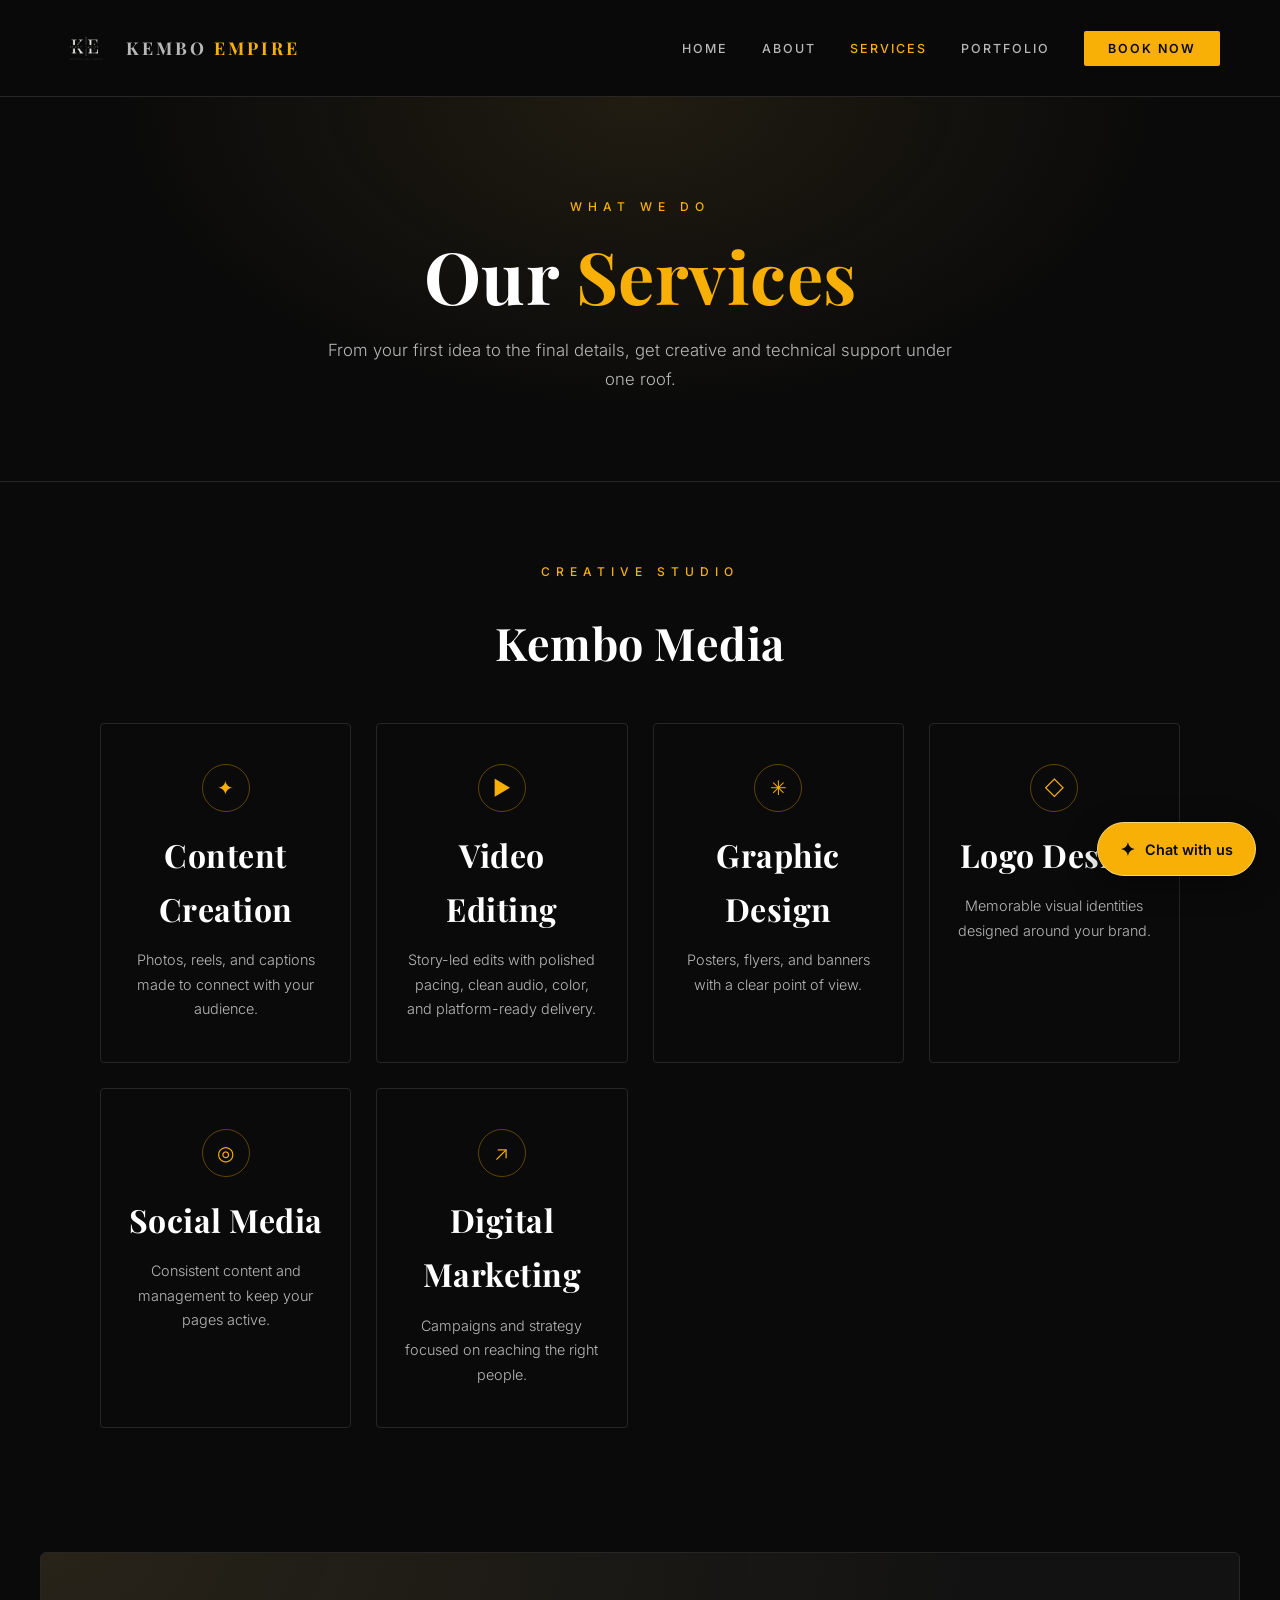
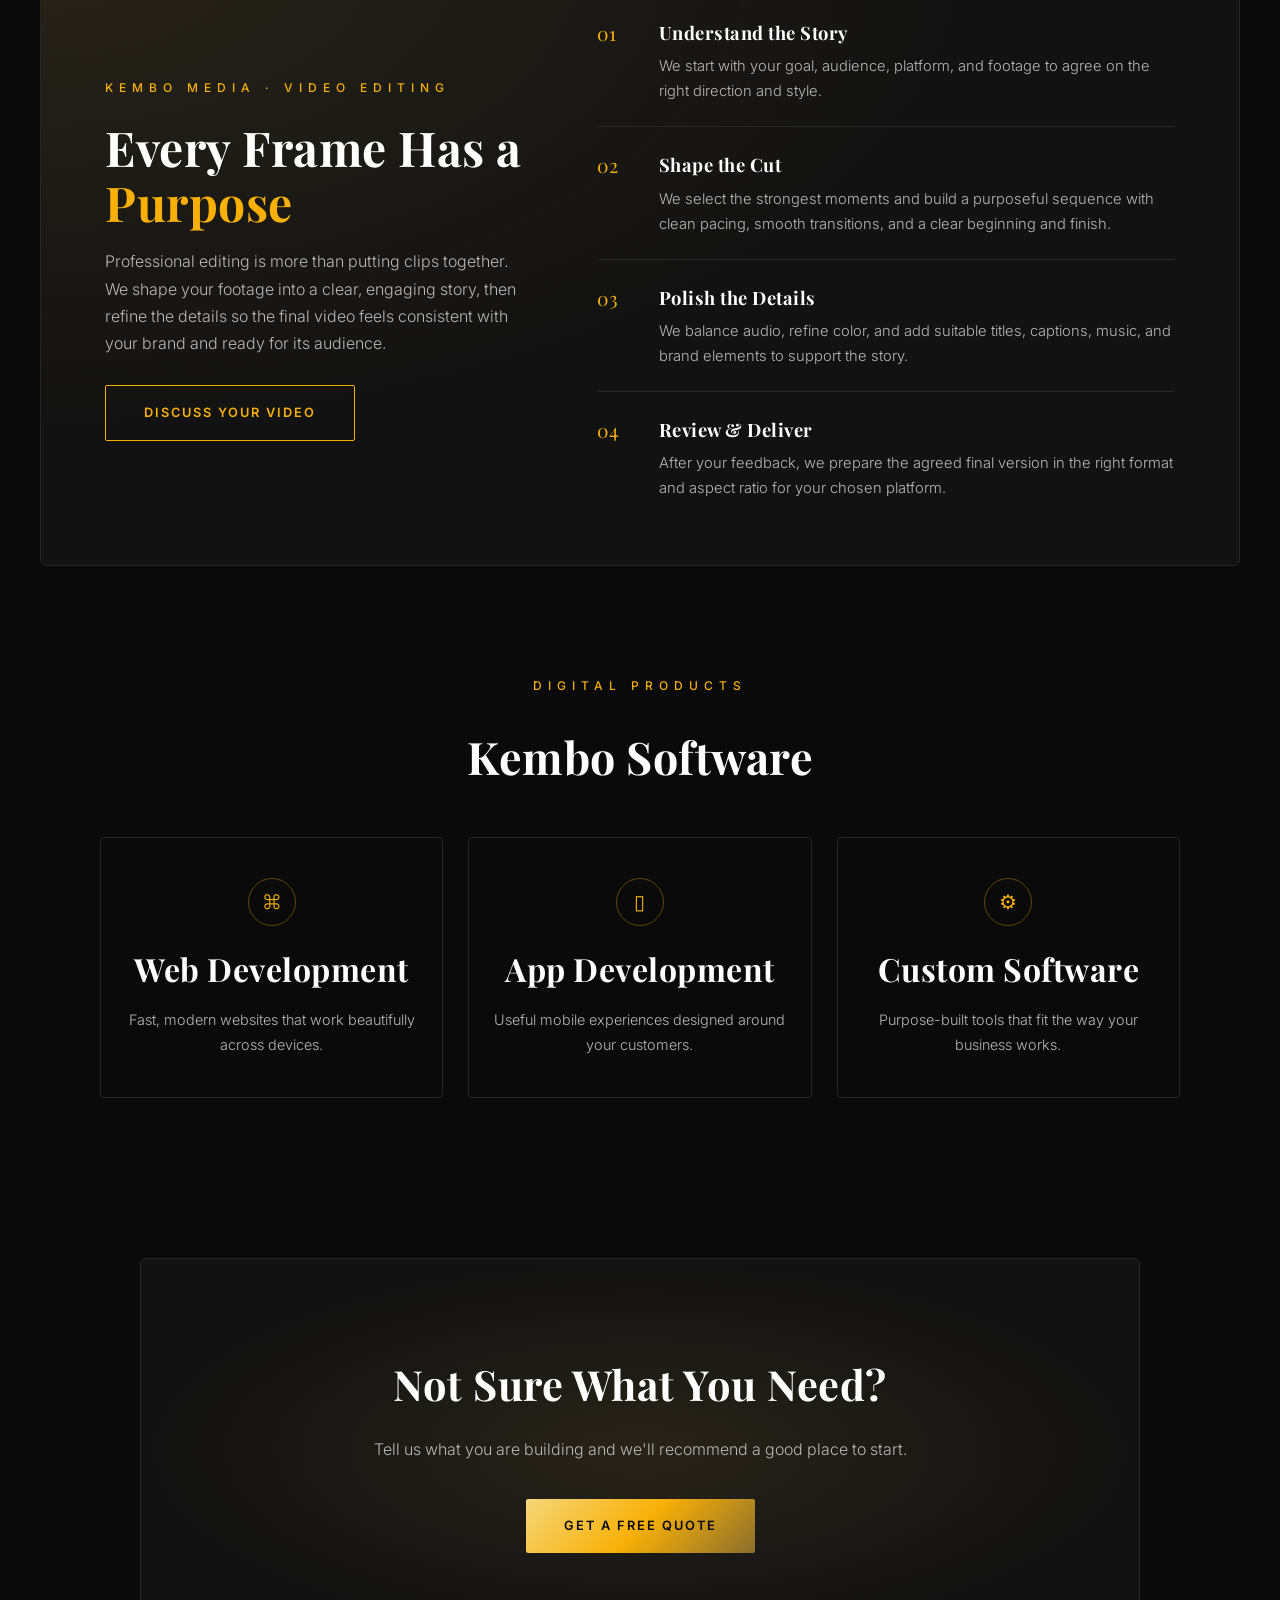
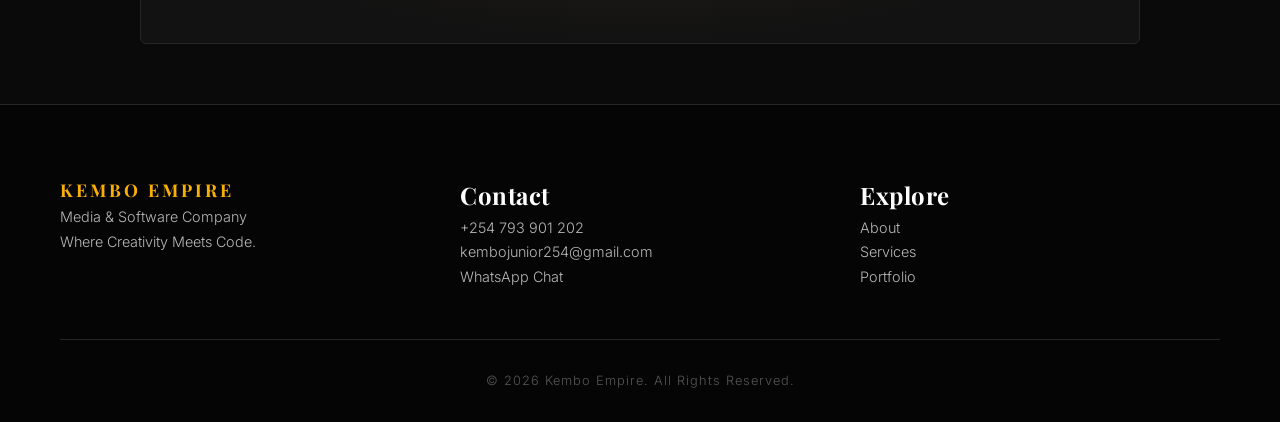
<file: services.html>
<!DOCTYPE html>
<html lang="en">
<head>
  <meta charset="UTF-8">
  <meta name="viewport" content="width=device-width, initial-scale=1.0">
  <title>Services | Kembo Empire</title>
  <meta name="description" content="Explore Kembo Empire's creative media, design, marketing, web development, app, and custom software services.">
  <link rel="stylesheet" href="style.css">
  <link rel="preconnect" href="https://fonts.googleapis.com">
  <link rel="preconnect" href="https://fonts.gstatic.com" crossorigin>
  <link href="https://fonts.googleapis.com/css2?family=Playfair+Display:wght@500;700;900&family=Inter:wght@300;400;500;600&display=swap" rel="stylesheet">
</head>
<body>
  <nav>
    <a href="index.html" class="logo" aria-label="Kembo Empire Home">
      <img src="images/Black and White Minimalist Luxury Logo/logo.png" alt="Kembo Empire Logo" class="logo-image">
      <span class="logo-text">KEMBO <em>EMPIRE</em></span>
    </a>
    <ul>
      <li><a href="index.html">Home</a></li>
      <li><a href="about.html">About</a></li>
      <li><a href="services.html" class="nav-current" aria-current="page">Services</a></li>
      <li><a href="portfolio.html">Portfolio</a></li>
      <li><a href="contact.html" class="nav-btn">Book Now</a></li>
    </ul>
  </nav>

  <main>
    <header class="page-hero">
      <p class="eyebrow">WHAT WE DO</p>
      <h1>Our <span class="gold">Services</span></h1>
      <p class="page-lead">From your first idea to the final details, get creative and technical support under one roof.</p>
    </header>

    <section class="service-section">
      <p class="eyebrow center">CREATIVE STUDIO</p>
      <h2 class="section-title">Kembo Media</h2>
      <div class="grid-4">
        <article class="stat"><span class="service-icon" aria-hidden="true">✦</span><h3>Content Creation</h3><p>Photos, reels, and captions made to connect with your audience.</p></article>
        <article class="stat"><span class="service-icon" aria-hidden="true">▶</span><h3>Video Editing</h3><p>Story-led edits with polished pacing, clean audio, color, and platform-ready delivery.</p></article>
        <article class="stat"><span class="service-icon" aria-hidden="true">✳</span><h3>Graphic Design</h3><p>Posters, flyers, and banners with a clear point of view.</p></article>
        <article class="stat"><span class="service-icon" aria-hidden="true">◇</span><h3>Logo Design</h3><p>Memorable visual identities designed around your brand.</p></article>
        <article class="stat"><span class="service-icon" aria-hidden="true">◎</span><h3>Social Media</h3><p>Consistent content and management to keep your pages active.</p></article>
        <article class="stat"><span class="service-icon" aria-hidden="true">↗</span><h3>Digital Marketing</h3><p>Campaigns and strategy focused on reaching the right people.</p></article>
      </div>
    </section>

    <section class="video-process">
      <div class="video-process-intro">
        <p class="eyebrow">KEMBO MEDIA · VIDEO EDITING</p>
        <h2>Every Frame Has a <span class="gold">Purpose</span></h2>
        <p>Professional editing is more than putting clips together. We shape your footage into a clear, engaging story, then refine the details so the final video feels consistent with your brand and ready for its audience.</p>
        <a href="contact.html" class="btn outline-btn">Discuss Your Video</a>
      </div>
      <div class="edit-steps">
        <article class="edit-step">
          <span class="edit-step-num">01</span>
          <div><h3>Understand the Story</h3><p>We start with your goal, audience, platform, and footage to agree on the right direction and style.</p></div>
        </article>
        <article class="edit-step">
          <span class="edit-step-num">02</span>
          <div><h3>Shape the Cut</h3><p>We select the strongest moments and build a purposeful sequence with clean pacing, smooth transitions, and a clear beginning and finish.</p></div>
        </article>
        <article class="edit-step">
          <span class="edit-step-num">03</span>
          <div><h3>Polish the Details</h3><p>We balance audio, refine color, and add suitable titles, captions, music, and brand elements to support the story.</p></div>
        </article>
        <article class="edit-step">
          <span class="edit-step-num">04</span>
          <div><h3>Review &amp; Deliver</h3><p>After your feedback, we prepare the agreed final version in the right format and aspect ratio for your chosen platform.</p></div>
        </article>
      </div>
    </section>

    <section class="service-section">
      <p class="eyebrow center">DIGITAL PRODUCTS</p>
      <h2 class="section-title">Kembo Software</h2>
      <div class="grid-4">
        <article class="stat"><span class="service-icon" aria-hidden="true">⌘</span><h3>Web Development</h3><p>Fast, modern websites that work beautifully across devices.</p></article>
        <article class="stat"><span class="service-icon" aria-hidden="true">▯</span><h3>App Development</h3><p>Useful mobile experiences designed around your customers.</p></article>
        <article class="stat"><span class="service-icon" aria-hidden="true">⚙</span><h3>Custom Software</h3><p>Purpose-built tools that fit the way your business works.</p></article>
      </div>
    </section>

    <section class="cta">
      <h2>Not Sure What You Need?</h2>
      <p>Tell us what you are building and we'll recommend a good place to start.</p>
      <a href="contact.html" class="btn gold-btn">Get a Free Quote</a>
    </section>
  </main>

  <footer>
    <div class="footer-inner">
      <div>
        <span class="logo-text gold">KEMBO EMPIRE</span>
        <p>Media &amp; Software Company<br>Where Creativity Meets Code.</p>
      </div>
      <div>
        <h2>Contact</h2>
        <p><a href="tel:+254793901202">+254 793 901 202</a></p>
        <p><a href="mailto:kembojunior254@gmail.com">kembojunior254@gmail.com</a></p>
        <p><a href="https://wa.me/254793901202" target="_blank" rel="noopener noreferrer">WhatsApp Chat</a></p>
      </div>
      <div>
        <h2>Explore</h2>
        <p><a href="about.html">About</a></p>
        <p><a href="services.html" aria-current="page">Services</a></p>
        <p><a href="portfolio.html">Portfolio</a></p>
      </div>
    </div>
    <p class="copyright">© 2026 Kembo Empire. All Rights Reserved.</p>
  </footer>
  <div class="chatbot" data-chatbot>
    <section class="chat-panel" id="chat-panel" aria-labelledby="chat-title" hidden>
      <header class="chat-header">
        <div>
          <h2 id="chat-title">Kembo Empire</h2>
          <p>How can we help?</p>
        </div>
        <button class="chat-close" type="button" aria-label="Close chat">×</button>
      </header>
      <div class="chat-messages" role="log" aria-live="polite" aria-relevant="additions">
        <p class="chat-message bot-message">Hi! I can help with our services, pricing, and getting started.</p>
      </div>
      <div class="chat-suggestions" aria-label="Quick questions">
        <button type="button" data-chat-question="What services do you offer?">Services</button>
        <button type="button" data-chat-question="How much does a project cost?">Pricing</button>
        <button type="button" data-chat-question="How do I start a project?">Start a project</button>
      </div>
      <form class="chat-form">
        <label class="sr-only" for="chat-input">Your message</label>
        <input id="chat-input" name="message" type="text" maxlength="500" placeholder="Type your question..." autocomplete="off" required>
        <button type="submit">Send</button>
      </form>
      <div class="chat-contact">
        <a href="contact.html">Project inquiry</a>
        <a href="https://wa.me/254793901202" target="_blank" rel="noopener noreferrer">WhatsApp</a>
      </div>
    </section>
    <button class="chat-toggle" type="button" aria-controls="chat-panel" aria-expanded="false">
      <span aria-hidden="true">✦</span> Chat with us
    </button>
  </div>
  <script src="script.js"></script>
</body>
</html>
</file>
<file: style.css>
/* ============ RESET & BASE ============ */
* { margin: 0; padding: 0; box-sizing: border-box; }

:root {
  --black: #0A0A0A;
  --soft-black: #121212;
  --card: #161616;
  --line: #262626;
  --white: #FFFFFF;
  --grey: #B8B8B8;
  --gold: #f8b007;
  --gold-bright: #F5D77A;
  --gold-dark: #8B6F2E;
}

html { scroll-behavior: smooth; }

body {
  background: var(--black);
  color: var(--white);
  font-family: 'Inter', sans-serif;
  font-weight: 300;
  line-height: 1.7;
  -webkit-font-smoothing: antialiased;
}

h1, h2, h3, h4 {
  font-family: 'Playfair Display', serif;
  font-weight: 700;
  letter-spacing: 0.5px;
}

a { color: inherit; text-decoration: none; transition: 0.3s; }
.gold { color: var(--gold); }

/* ============ NAVBAR ============ */
nav {
  position: sticky;
  top: 0;
  z-index: 100;
  display: flex;
  justify-content: space-between;
  align-items: center;
  padding: 22px 60px;
  background: rgba(10,10,10,0.92);
  backdrop-filter: blur(12px);
  border-bottom: 1px solid var(--line);
}

.logo { display: flex; align-items: center; gap: 14px; }

.logo-image {
  width: 52px;
  height: 52px;
  object-fit: contain;
  mix-blend-mode: screen;
}

.logo-text {
  font-family: 'Playfair Display', serif;
  font-weight: 700;
  font-size: 1.1rem;
  letter-spacing: 3px;
}
.logo-text em { color: var(--gold); font-style: normal; }

nav ul {
  display: flex;
  align-items: center;
  gap: 34px;
  list-style: none;
}

nav a {
  font-size: 0.78rem;
  letter-spacing: 2px;
  text-transform: uppercase;
  color: var(--grey);
  font-weight: 500;
}
nav a:hover { color: var(--gold); }

.nav-current:not(.nav-btn) { color: var(--gold); }
.nav-btn.nav-current { background: var(--gold-bright); }

.nav-btn {
  color: var(--black) !important;
  background: var(--gold);
  padding: 10px 24px;
  border-radius: 2px;
  font-weight: 600 !important;
}
.nav-btn:hover { background: var(--gold-bright); }

/* ============ HERO ============ */
.hero {
  position: relative;
  text-align: center;
  padding: 160px 20px 140px;
  background:
    radial-gradient(ellipse at 50% 0%, rgba(198,161,75,0.15) 0%, transparent 55%),
    var(--black);
}

.eyebrow {
  font-size: 0.75rem;
  letter-spacing: 6px;
  color: var(--gold);
  margin-bottom: 22px;
  font-weight: 500;
}
.eyebrow.center { text-align: center; }

.hero-logo-frame {
  width: min(480px, 90vw);
  aspect-ratio: 1.28;
  overflow: hidden;
  margin: 0 auto 26px;
}

.hero-logo {
  display: block;
  width: 100%;
  height: 100%;
  object-fit: cover;
  transform: scale(1.45);
  mix-blend-mode: screen;
  filter: drop-shadow(0 0 18px rgba(248, 176, 7, 0.18));
}

.hero h1 {
  font-size: clamp(2.4rem, 6vw, 4.8rem);
  line-height: 1.1;
  font-weight: 900;
  margin-bottom: 26px;
}

.hero-sub {
  max-width: 620px;
  margin: 0 auto 40px;
  color: var(--grey);
  font-size: 1.05rem;
}

.page-hero {
  max-width: none;
  padding: 100px 24px 88px;
  text-align: center;
  border-bottom: 1px solid var(--line);
  background:
    radial-gradient(ellipse at 50% 0%, rgba(198,161,75,0.12) 0%, transparent 58%),
    var(--black);
}

.page-hero .eyebrow { margin-bottom: 18px; }
.page-hero h1 {
  font-size: clamp(2.5rem, 6vw, 4.5rem);
  line-height: 1.12;
}

.page-lead {
  max-width: 650px;
  margin: 20px auto 0;
  color: var(--grey);
  font-size: 1.05rem;
}

.hero-buttons {
  display: flex;
  justify-content: center;
  gap: 16px;
  flex-wrap: wrap;
}

.hero-line {
  margin: 80px auto 0;
  width: 80px;
  height: 1px;
  background: linear-gradient(to right, transparent, var(--gold), transparent);
}

/* ============ BUTTONS ============ */
.btn {
  display: inline-block;
  padding: 16px 38px;
  font-size: 0.8rem;
  letter-spacing: 2px;
  text-transform: uppercase;
  font-weight: 600;
  border-radius: 2px;
  transition: 0.35s;
}

.gold-btn {
  background: linear-gradient(135deg, var(--gold-bright), var(--gold), var(--gold-dark));
  color: var(--black);
  box-shadow: 0 0 0 rgba(198,161,75,0);
}
.gold-btn:hover {
  box-shadow: 0 0 30px rgba(198,161,75,0.5);
  transform: translateY(-3px);
}

.outline-btn {
  border: 1px solid var(--gold);
  color: var(--gold);
}
.outline-btn:hover {
  background: var(--gold);
  color: var(--black);
}

/* ============ MARQUEE ============ */
.marquee {
  overflow: hidden;
  border-top: 1px solid var(--line);
  border-bottom: 1px solid var(--line);
  padding: 22px 0;
  background: var(--soft-black);
}

.marquee-track {
  display: flex;
  gap: 40px;
  white-space: nowrap;
  animation: scroll 30s linear infinite;
}

.marquee-track span {
  font-size: 0.8rem;
  letter-spacing: 4px;
  color: var(--grey);
  font-weight: 500;
}
.marquee-track .dot { color: var(--gold); }

@keyframes scroll {
  from { transform: translateX(0); }
  to { transform: translateX(-50%); }
}

/* ============ SECTIONS ============ */
section {
  max-width: 1200px;
  margin: auto;
  padding: 100px 60px;
}

.section-title {
  font-size: clamp(1.8rem, 4vw, 2.8rem);
  text-align: center;
  margin-bottom: 60px;
}

.about-values { padding-top: 76px; }
.founder-section { padding-top: 55px; }

.founder-card {
  display: flex;
  align-items: center;
  gap: 42px;
  max-width: 920px;
  margin: 0 auto;
  padding: 42px;
  border: 1px solid var(--line);
  border-radius: 4px;
  background: linear-gradient(120deg, var(--card), var(--soft-black));
}

.founder-portrait {
  position: relative;
  flex: 0 0 230px;
  width: 230px;
  height: 285px;
  overflow: hidden;
  padding: 7px;
  border: 1px solid rgba(248,176,7,0.5);
  border-radius: 48% 48% 8px 8px;
  background: linear-gradient(160deg, rgba(248,176,7,0.16), var(--soft-black) 72%);
  box-shadow: 0 16px 38px rgba(0,0,0,0.34);
}

.founder-portrait::after {
  content: "";
  position: absolute;
  inset: 7px;
  border-radius: inherit;
  background: linear-gradient(to bottom, transparent 62%, rgba(18,18,18,0.55));
  pointer-events: none;
}

.founder-portrait img {
  display: block;
  width: 100%;
  height: 100%;
  border-radius: inherit;
  object-fit: cover;
  object-position: center 32%;
  filter: saturate(0.88) contrast(1.03);
}

.founder-info { flex: 1; }

.founder-role {
  margin-bottom: 8px;
  color: var(--gold);
  font-size: 0.72rem;
  font-weight: 600;
  letter-spacing: 3px;
}

.founder-card h2 {
  margin-bottom: 12px;
  font-size: 2rem;
}

.founder-card p { color: var(--grey); }

.founder-contact {
  display: flex;
  flex-wrap: wrap;
  gap: 10px 22px;
  margin-top: 22px;
}

.founder-contact a {
  color: var(--gold-bright);
  font-size: 0.9rem;
  overflow-wrap: anywhere;
}

.founder-contact a:hover { color: var(--white); }

.service-section { padding-top: 80px; }
.service-section + .service-section { padding-top: 35px; }
.service-section .section-title { margin-bottom: 42px; }

.video-process {
  display: grid;
  grid-template-columns: minmax(0, 0.85fr) minmax(0, 1.15fr);
  gap: 64px;
  align-items: center;
  max-width: 1200px;
  margin: 24px auto 30px;
  padding: 64px;
  border: 1px solid var(--line);
  border-radius: 6px;
  background:
    radial-gradient(ellipse at 0% 0%, rgba(198,161,75,0.12), transparent 55%),
    var(--soft-black);
}

.video-process-intro h2 {
  margin-bottom: 18px;
  font-size: clamp(2rem, 4vw, 3rem);
  line-height: 1.15;
}

.video-process-intro > p:not(.eyebrow) {
  margin-bottom: 28px;
  color: var(--grey);
}

.edit-steps {
  display: grid;
  gap: 0;
}

.edit-step {
  display: grid;
  grid-template-columns: 44px 1fr;
  gap: 18px;
  padding: 22px 0;
  border-bottom: 1px solid var(--line);
}

.edit-step:first-child { padding-top: 0; }
.edit-step:last-child { padding-bottom: 0; border-bottom: 0; }

.edit-step-num {
  color: var(--gold);
  font-family: 'Playfair Display', serif;
  font-size: 1.2rem;
}

.edit-step h3 {
  margin-bottom: 6px;
  font-size: 1.15rem;
}

.edit-step p {
  color: var(--grey);
  font-size: 0.92rem;
}

.service-icon {
  display: inline-grid;
  width: 48px;
  height: 48px;
  place-items: center;
  margin-bottom: 16px;
  border: 1px solid rgba(248,176,7,0.35);
  border-radius: 50%;
  color: var(--gold);
  font-size: 1.25rem;
}

.stat h3 {
  font-size: 1.2rem;
  margin-bottom: 10px;
}

.work-card { min-height: 260px; }
.work-card h2 {
  position: relative;
  margin-bottom: 12px;
  font-size: 1.5rem;
}
.work-type {
  position: relative;
  margin: 0 0 10px;
  color: var(--gold);
  font-size: 0.68rem;
  font-weight: 600;
  letter-spacing: 2px;
}
.work-card > p:last-child { position: relative; }

.contact-grid { max-width: 960px; margin: auto; }
.contact-card a {
  display: inline-block;
  overflow-wrap: anywhere;
  font-size: 0.9rem;
}
.contact-card a:hover { color: var(--gold-bright); }

.booking-section {
  max-width: 1100px;
}

.booking-heading {
  max-width: 700px;
  margin: 0 auto 38px;
  text-align: center;
}

.booking-heading .section-title { margin-bottom: 14px; }
.booking-intro { color: var(--grey); }

.booking-layout {
  display: grid;
  grid-template-columns: minmax(0, 1.65fr) minmax(240px, 0.85fr);
  gap: 28px;
  align-items: start;
}

.booking-form,
.booking-aside {
  padding: 36px;
  border: 1px solid var(--line);
  border-radius: 5px;
  background: var(--soft-black);
}

.booking-form {
  display: grid;
  grid-template-columns: repeat(2, minmax(0, 1fr));
  gap: 22px;
}

.form-field {
  display: flex;
  flex-direction: column;
  gap: 8px;
}

.form-field-wide { grid-column: 1 / -1; }

.form-field label {
  color: var(--white);
  font-size: 0.88rem;
  font-weight: 500;
}

.form-field label span:not(.optional) { color: var(--gold); }
.form-field .optional { color: var(--grey); font-weight: 300; }

.form-field input,
.form-field select,
.form-field textarea {
  width: 100%;
  min-height: 48px;
  padding: 12px 14px;
  border: 1px solid var(--line);
  border-radius: 3px;
  outline: none;
  background: var(--black);
  color: var(--white);
  font: inherit;
  font-size: 0.92rem;
}

.form-field textarea { min-height: 130px; resize: vertical; }
.form-field input::placeholder,
.form-field textarea::placeholder { color: #777; }

.form-field input:focus,
.form-field select:focus,
.form-field textarea:focus {
  border-color: var(--gold);
  box-shadow: 0 0 0 2px rgba(248,176,7,0.12);
}

.form-submit .btn { border: 0; cursor: pointer; }
.form-note,
.form-status { margin-top: 12px; color: var(--grey); font-size: 0.82rem; }
.form-status:not(:empty) { color: var(--gold-bright); }
.booking-fallback { display: inline-block; margin-top: 10px; color: var(--gold); text-decoration: underline; }

.booking-aside {
  background:
    radial-gradient(ellipse at 0% 0%, rgba(198,161,75,0.12), transparent 60%),
    var(--soft-black);
}

.booking-aside h3 { margin-bottom: 16px; font-size: 1.35rem; }
.booking-aside ol { padding-left: 20px; color: var(--grey); }
.booking-aside li { padding: 0 0 12px 4px; }
.booking-aside li::marker { color: var(--gold); }
.booking-aside > p { margin-top: 28px; color: var(--grey); }
.booking-aside > a { display: inline-block; margin-top: 4px; }

/* ============ DIVISIONS ============ */
.split {
  display: grid;
  grid-template-columns: repeat(auto-fit, minmax(300px, 1fr));
  gap: 30px;
}

.panel {
  position: relative;
  background: var(--card);
  border: 1px solid var(--line);
  padding: 50px 40px;
  border-radius: 4px;
  overflow: hidden;
  transition: 0.4s;
}

.panel::before {
  content: "";
  position: absolute;
  inset: 0;
  background: linear-gradient(135deg, rgba(198,161,75,0.08), transparent 60%);
  opacity: 0;
  transition: 0.4s;
}

.panel:hover {
  border-color: var(--gold);
  transform: translateY(-6px);
}
.panel:hover::before { opacity: 1; }

.panel-num {
  display: block;
  font-family: 'Playfair Display', serif;
  font-size: 3rem;
  color: var(--gold);
  opacity: 0.35;
  margin-bottom: 10px;
}

.panel h3 {
  font-size: 1.7rem;
  margin-bottom: 16px;
}

.panel p { color: var(--grey); }

/* ============ WHY US ============ */
.grid-4 {
  display: grid;
  grid-template-columns: repeat(auto-fit, minmax(220px, 1fr));
  gap: 25px;
}

.stat {
  text-align: center;
  padding: 40px 25px;
  border: 1px solid var(--line);
  border-radius: 4px;
  transition: 0.4s;
}
.stat:hover { border-color: var(--gold); background: var(--soft-black); }
.stat h3 { font-size: 2rem; margin-bottom: 12px; }
.stat h4 { font-size: 1.1rem; margin-bottom: 10px; color: var(--gold); }
.stat p { color: var(--grey); font-size: 0.9rem; }

/* ============ CLIENT REVIEWS ============ */
.review-form-intro {
  max-width: 720px;
  margin: 0 auto;
  text-align: center;
}

.review-form-intro h3 {
  margin-bottom: 12px;
  color: var(--gold-bright);
  font-size: 1.4rem;
}

.review-form-intro p {
  max-width: 540px;
  margin: 0 auto 28px;
  color: var(--grey);
}

.review-form-embed {
  max-width: 760px;
  margin: 0 auto;
  overflow: hidden;
  border: 1px solid rgba(248, 176, 7, 0.3);
  border-radius: 8px;
  background: var(--soft-black);
  box-shadow: 0 18px 50px rgba(0, 0, 0, 0.3);
}

.review-form-header {
  display: flex;
  align-items: center;
  justify-content: space-between;
  gap: 20px;
  padding: 18px 24px;
  border-bottom: 1px solid var(--line);
  background:
    radial-gradient(ellipse at 0% 0%, rgba(248,176,7,0.12), transparent 70%),
    var(--card);
}

.review-form-label {
  margin-bottom: 4px;
  color: var(--gold);
  font-size: 0.68rem;
  font-weight: 600;
  letter-spacing: 2px;
}

.review-form-caption {
  color: var(--grey);
  font-size: 0.82rem;
}

.review-form-header a {
  flex: 0 0 auto;
  padding: 9px 13px;
  border: 1px solid var(--gold-dark);
  border-radius: 3px;
  color: var(--gold-bright);
  font-size: 0.78rem;
  font-weight: 500;
}

.review-form-header a:hover {
  border-color: var(--gold);
  background: rgba(248,176,7,0.1);
  color: var(--white);
}

.review-form-embed iframe {
  display: block;
  width: 100%;
  height: 1000px;
  border: 0;
  background: var(--soft-black);
}

/* ============ CTA ============ */
.cta {
  text-align: center;
  background:
    radial-gradient(ellipse at center, rgba(198,161,75,0.12), transparent 70%),
    var(--soft-black);
  border: 1px solid var(--line);
  border-radius: 6px;
  padding: 90px 40px;
  margin: 60px auto;
  max-width: 1000px;
}

.cta h2 { font-size: clamp(1.8rem, 4vw, 2.6rem); margin-bottom: 16px; }
.cta p { color: var(--grey); margin-bottom: 36px; }

/* ============ FOOTER ============ */
footer {
  border-top: 1px solid var(--line);
  padding: 70px 60px 30px;
  background: #050505;
}

.footer-inner {
  display: grid;
  grid-template-columns: repeat(auto-fit, minmax(200px, 1fr));
  gap: 40px;
  max-width: 1200px;
  margin: 0 auto 50px;
}

.footer-inner h4 {
  font-size: 0.85rem;
  letter-spacing: 3px;
  text-transform: uppercase;
  color: var(--gold);
  margin-bottom: 16px;
  font-family: 'Inter', sans-serif;
}

.footer-inner p { color: var(--grey); font-size: 0.9rem; }
.footer-inner a:hover { color: var(--gold); }

.copyright {
  text-align: center;
  color: #555;
  font-size: 0.8rem;
  letter-spacing: 1px;
  padding-top: 30px;
  border-top: 1px solid var(--line);
}

/* ============ CHATBOT ============ */
.sr-only {
  position: absolute;
  width: 1px;
  height: 1px;
  padding: 0;
  margin: -1px;
  overflow: hidden;
  clip: rect(0, 0, 0, 0);
  white-space: nowrap;
  border: 0;
}

.chatbot {
  position: fixed;
  right: 24px;
  bottom: 24px;
  z-index: 110;
  font-family: 'Inter', sans-serif;
}

.chat-toggle {
  display: flex;
  align-items: center;
  gap: 10px;
  min-height: 54px;
  padding: 0 22px;
  border: 1px solid var(--gold-bright);
  border-radius: 28px;
  background: var(--gold);
  color: var(--black);
  box-shadow: 0 8px 30px rgba(0, 0, 0, 0.4);
  font: 600 0.9rem 'Inter', sans-serif;
  cursor: pointer;
}

.chat-toggle:hover { background: var(--gold-bright); }
.chat-toggle span { font-size: 1.1rem; }

.chat-panel {
  position: absolute;
  right: 0;
  bottom: 70px;
  display: flex;
  flex-direction: column;
  width: min(370px, calc(100vw - 32px));
  height: min(520px, calc(100vh - 120px));
  max-width: none;
  margin: 0;
  overflow: hidden;
  padding: 0;
  border: 1px solid var(--line);
  border-radius: 10px;
  background: var(--soft-black);
  box-shadow: 0 16px 55px rgba(0, 0, 0, 0.65);
}

.chat-panel[hidden] { display: none; }

.chat-header {
  display: flex;
  align-items: center;
  justify-content: space-between;
  padding: 16px 18px;
  border-bottom: 1px solid var(--line);
  background: var(--card);
}

.chat-header h2 { font-size: 1.05rem; }
.chat-header p { color: var(--grey); font-size: 0.78rem; }

.chat-close {
  width: 36px;
  height: 36px;
  border: 0;
  border-radius: 50%;
  background: transparent;
  color: var(--grey);
  font-size: 1.6rem;
  cursor: pointer;
}

.chat-close:hover { background: var(--line); color: var(--white); }

.chat-messages {
  display: flex;
  flex: 1;
  flex-direction: column;
  gap: 12px;
  overflow-y: auto;
  padding: 18px;
}

.chat-message {
  max-width: 88%;
  padding: 10px 13px;
  border-radius: 12px;
  font-size: 0.88rem;
  line-height: 1.5;
  overflow-wrap: anywhere;
}

.bot-message {
  align-self: flex-start;
  border: 1px solid var(--line);
  border-bottom-left-radius: 3px;
  background: var(--card);
  color: var(--white);
}

.user-message {
  align-self: flex-end;
  border-bottom-right-radius: 3px;
  background: var(--gold);
  color: var(--black);
}

.chat-suggestions {
  display: flex;
  flex-wrap: wrap;
  gap: 7px;
  padding: 0 14px 12px;
}

.chat-suggestions button {
  padding: 7px 10px;
  border: 1px solid var(--gold-dark);
  border-radius: 16px;
  background: transparent;
  color: var(--gold-bright);
  font: 0.74rem 'Inter', sans-serif;
  cursor: pointer;
}

.chat-suggestions button:hover { background: rgba(248, 176, 7, 0.12); }

.chat-form {
  display: flex;
  gap: 8px;
  padding: 12px 14px;
  border-top: 1px solid var(--line);
}

.chat-form input {
  min-width: 0;
  flex: 1;
  padding: 11px 12px;
  border: 1px solid var(--line);
  border-radius: 5px;
  outline: none;
  background: var(--black);
  color: var(--white);
  font: 0.85rem 'Inter', sans-serif;
}

.chat-form input:focus { border-color: var(--gold); }

.chat-form button {
  padding: 0 14px;
  border: 0;
  border-radius: 5px;
  background: var(--gold);
  color: var(--black);
  font: 600 0.82rem 'Inter', sans-serif;
  cursor: pointer;
}

.chat-contact {
  display: flex;
  justify-content: center;
  gap: 22px;
  padding: 0 14px 13px;
  font-size: 0.78rem;
}

.chat-contact a { color: var(--gold-bright); }
.chat-contact a:hover { color: var(--white); }

/* ============ MOBILE ============ */
@media (max-width: 800px) {
  nav {
    flex-direction: column;
    gap: 15px;
    padding: 18px 20px;
  }
  nav ul { flex-wrap: wrap; justify-content: center; gap: 18px; }
  section { padding: 70px 24px; }
  .hero { padding: 110px 20px 90px; }
  .page-hero { padding: 80px 24px 68px; }
  .founder-card { gap: 28px; padding: 30px 24px; }
  .video-process { grid-template-columns: 1fr; gap: 38px; margin: 12px 16px 24px; padding: 38px 28px; }
  .booking-layout { grid-template-columns: 1fr; }
  .booking-form, .booking-aside { padding: 28px 22px; }
  footer { padding: 60px 24px 25px; }
}

@media (max-width: 520px) {
  nav ul { gap: 12px 16px; }
  nav a { font-size: 0.68rem; letter-spacing: 1.4px; }
  .logo { gap: 9px; }
  .logo-image { width: 42px; height: 42px; }
  .logo-text { font-size: 0.95rem; letter-spacing: 2px; }
  .founder-card { flex-direction: column; align-items: center; text-align: center; }
  .founder-portrait { flex-basis: auto; width: min(230px, 72vw); height: 280px; }
  .founder-contact { justify-content: center; }
  .panel { padding: 38px 28px; }
  .cta { margin: 35px 16px; padding: 65px 24px; }
  .booking-form { grid-template-columns: 1fr; }
  .form-field-wide { grid-column: auto; }
  .chatbot { right: 16px; bottom: 16px; }
  .chat-panel { right: -4px; bottom: 66px; height: min(520px, calc(100vh - 100px)); }
  .review-form-embed iframe { height: 1120px; }
  .review-form-header { align-items: flex-start; gap: 12px; padding: 16px; }
  .review-form-label { font-size: 0.62rem; letter-spacing: 1.4px; }
}
</file>
